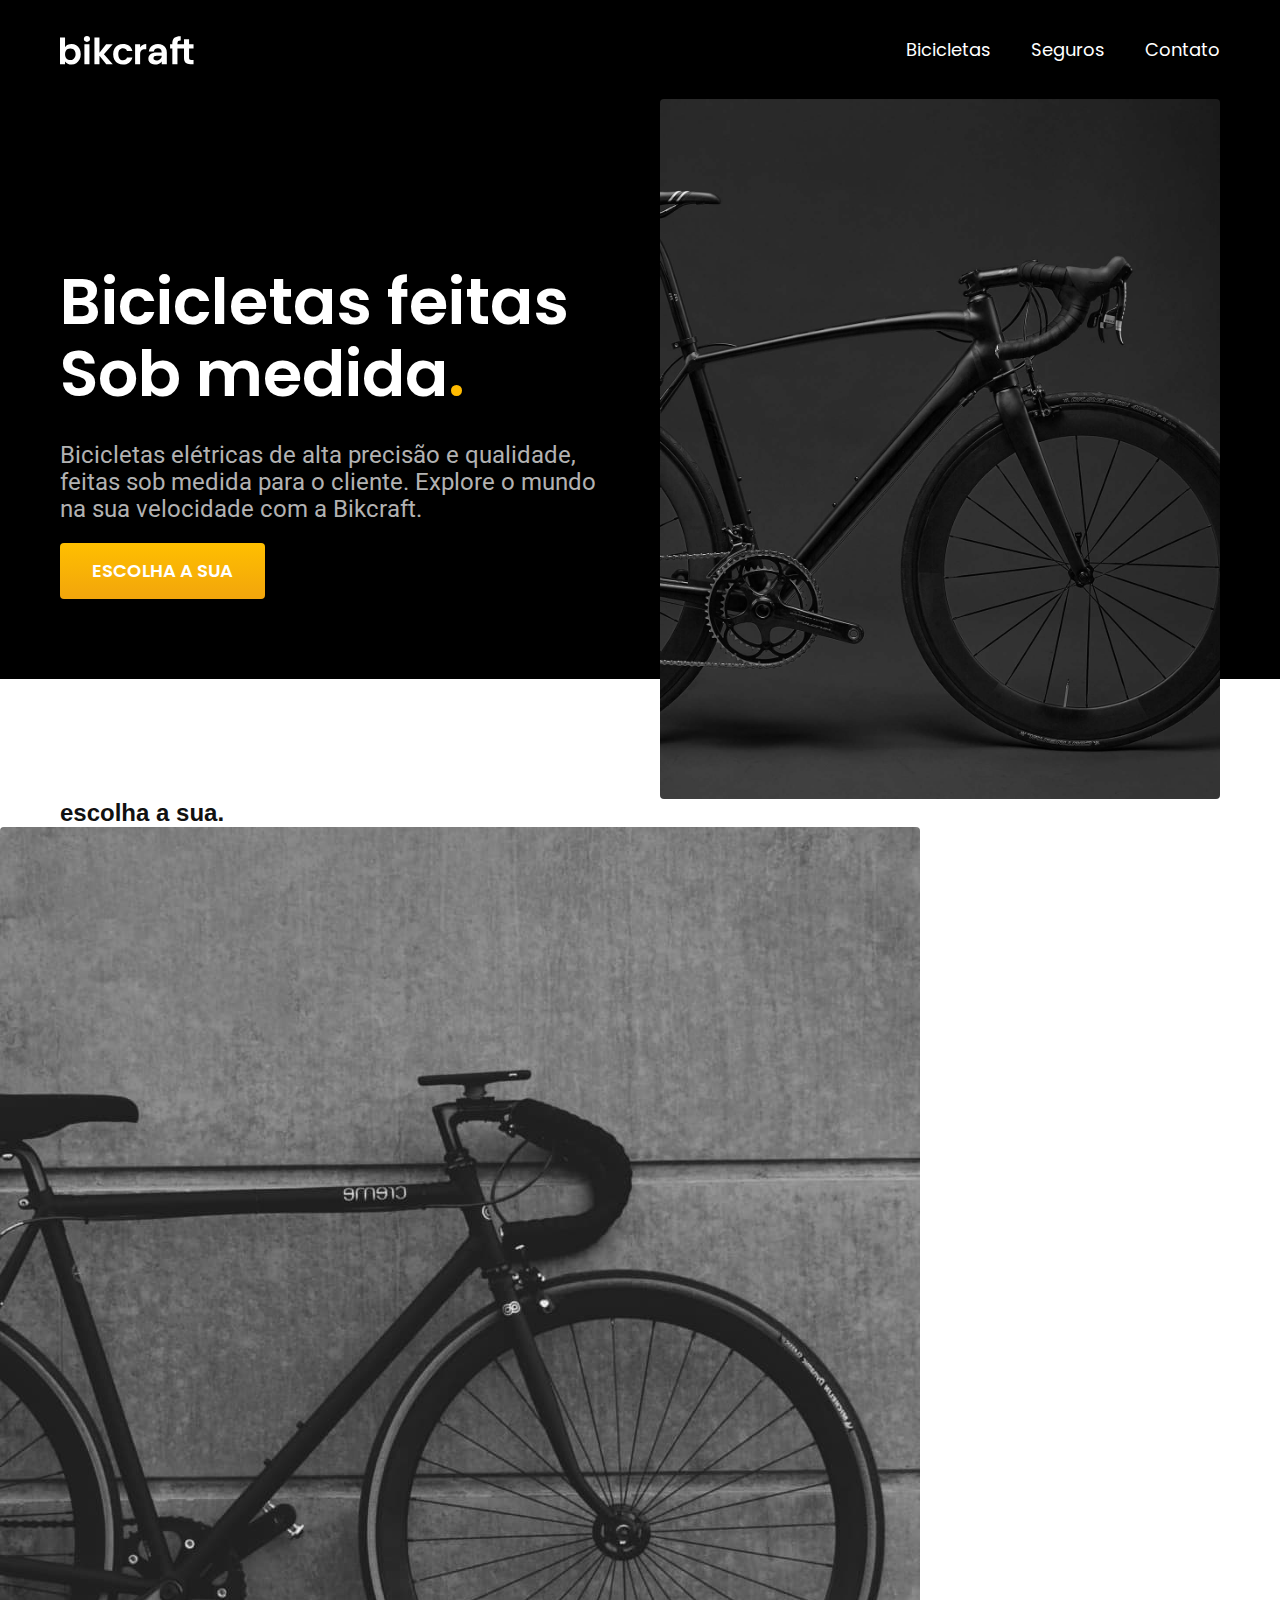
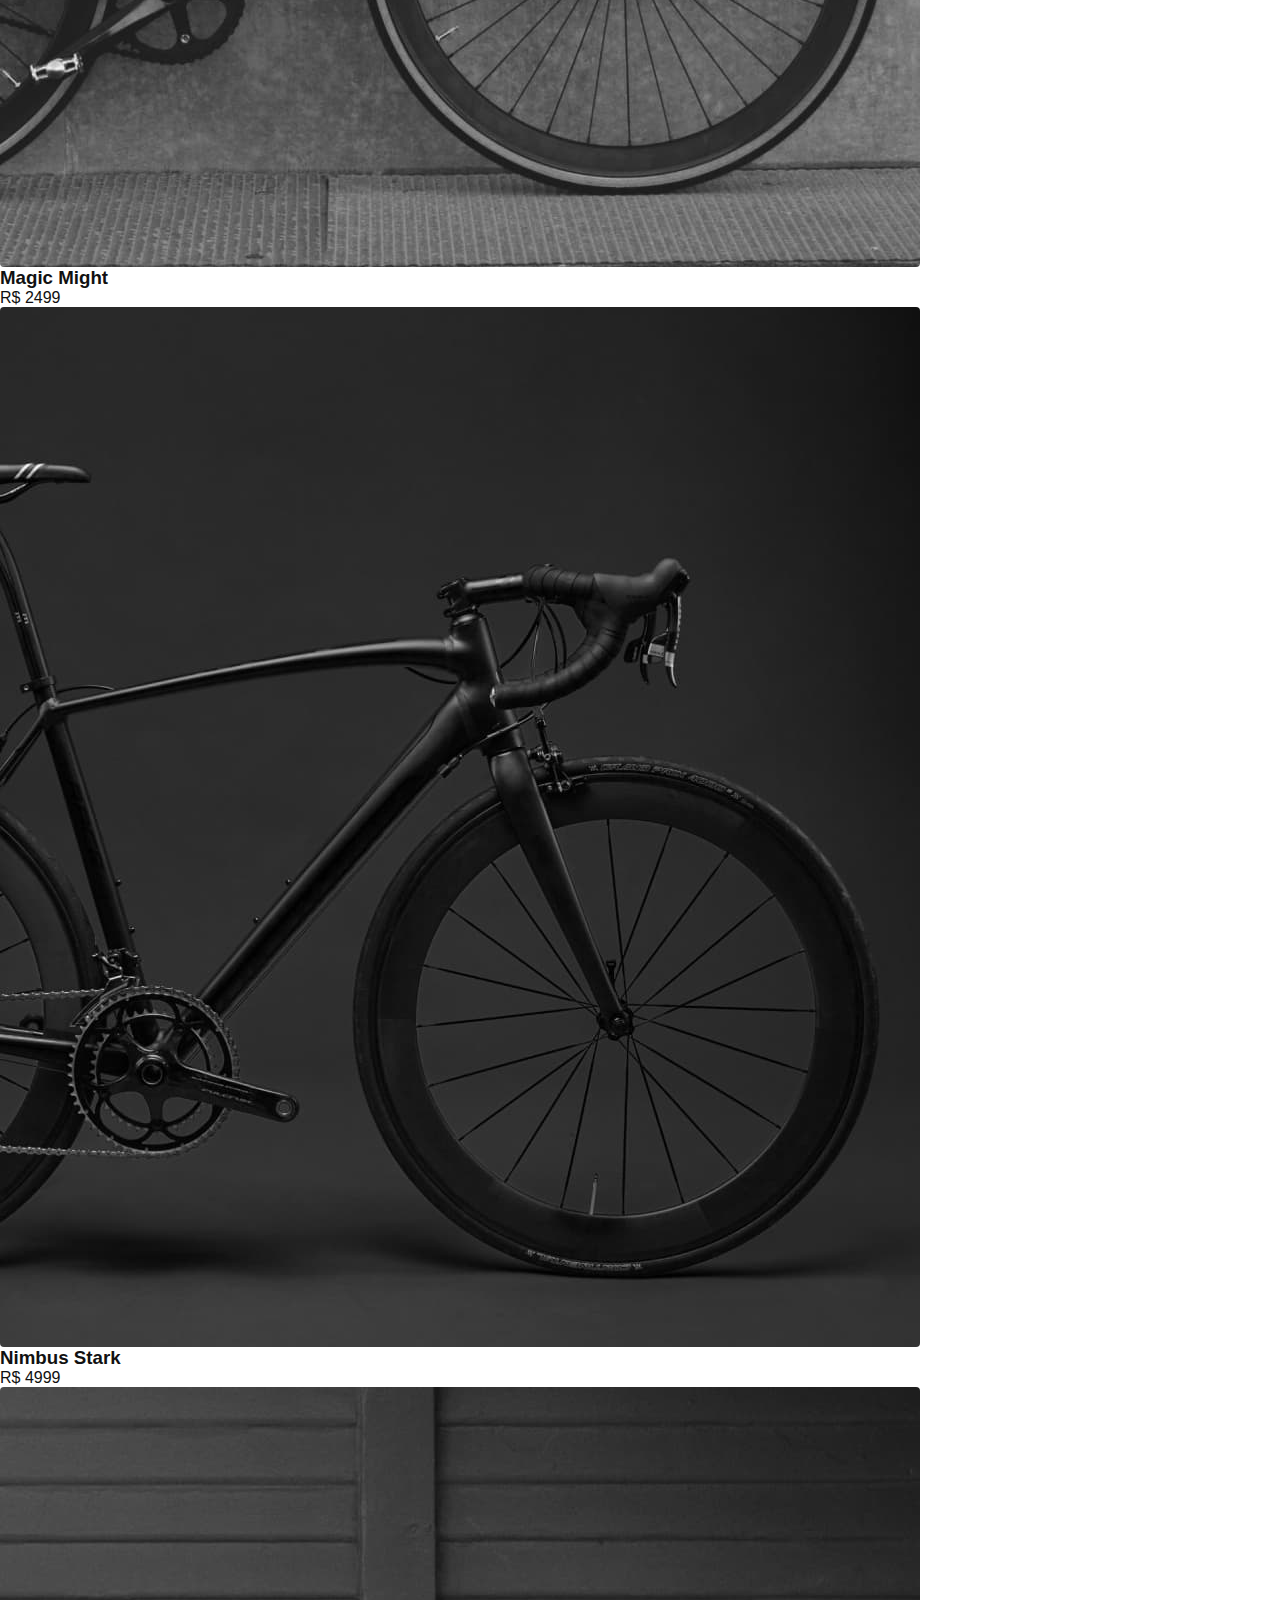
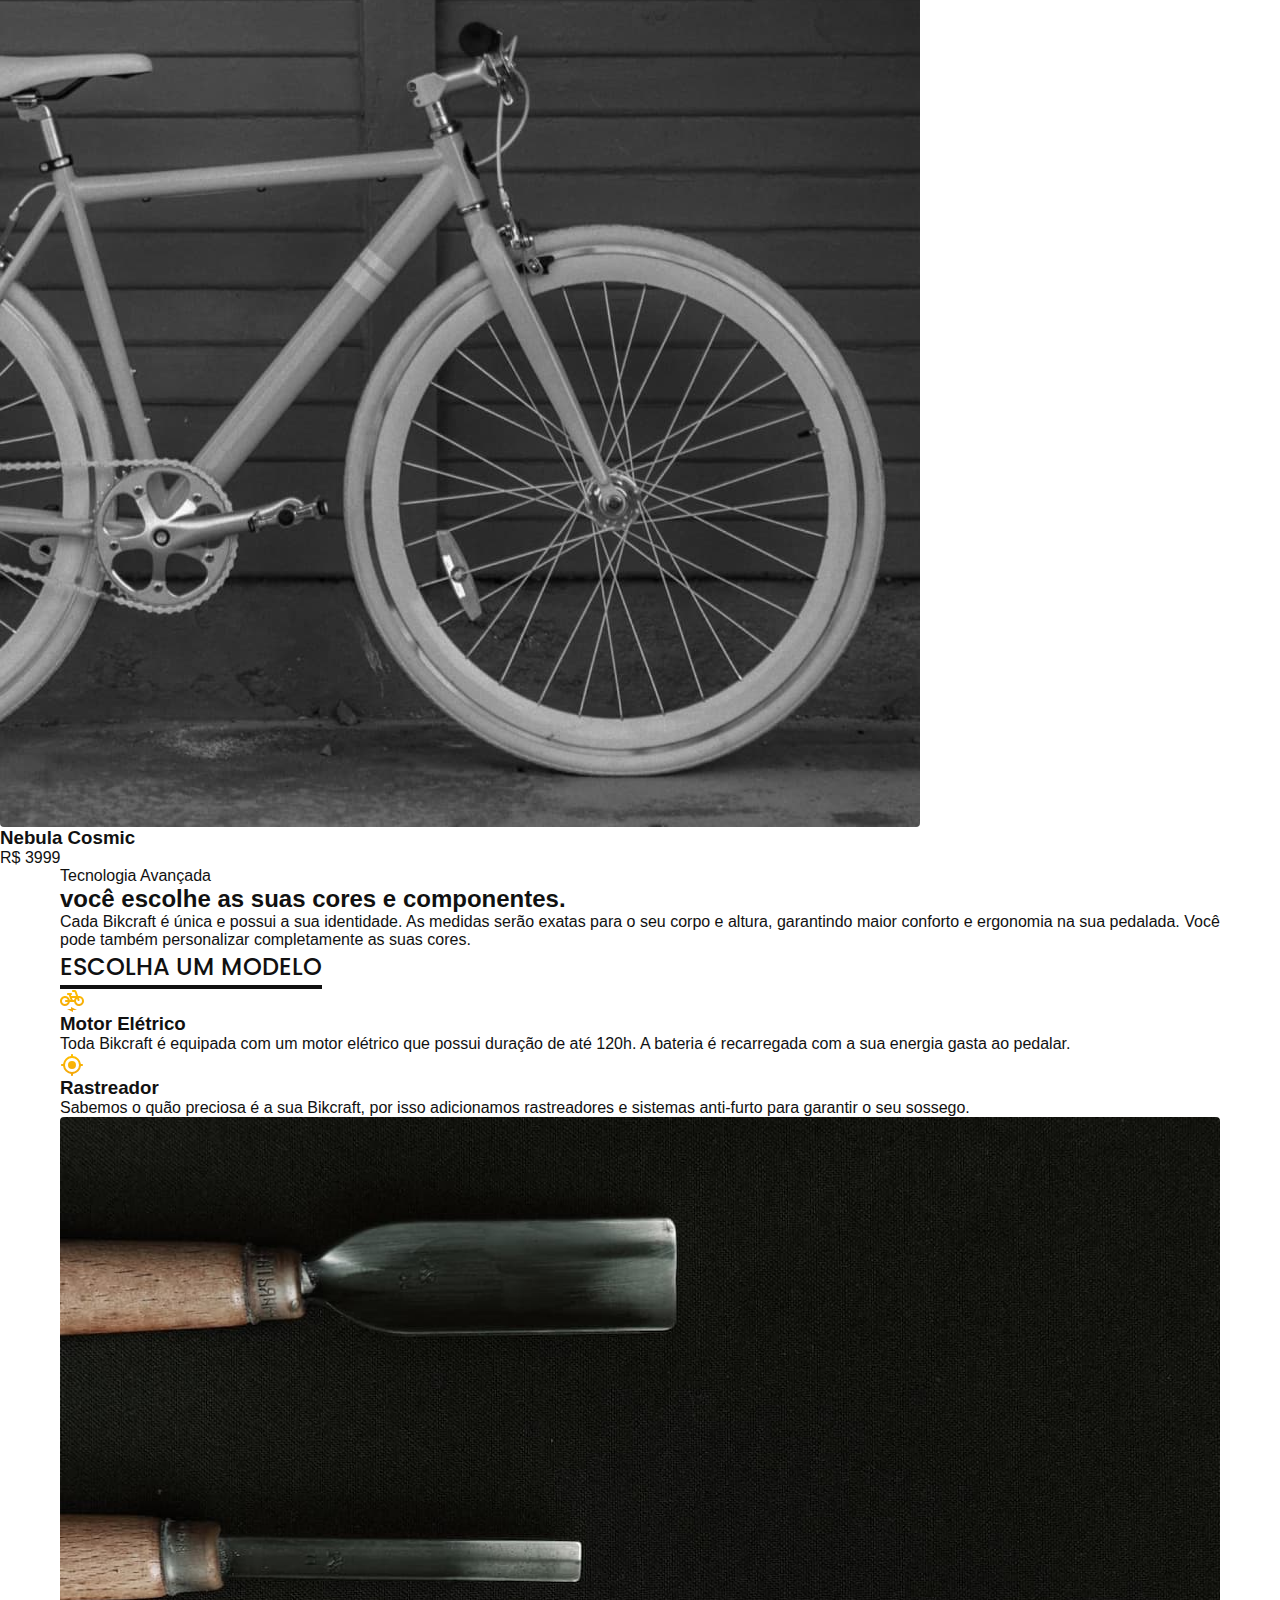
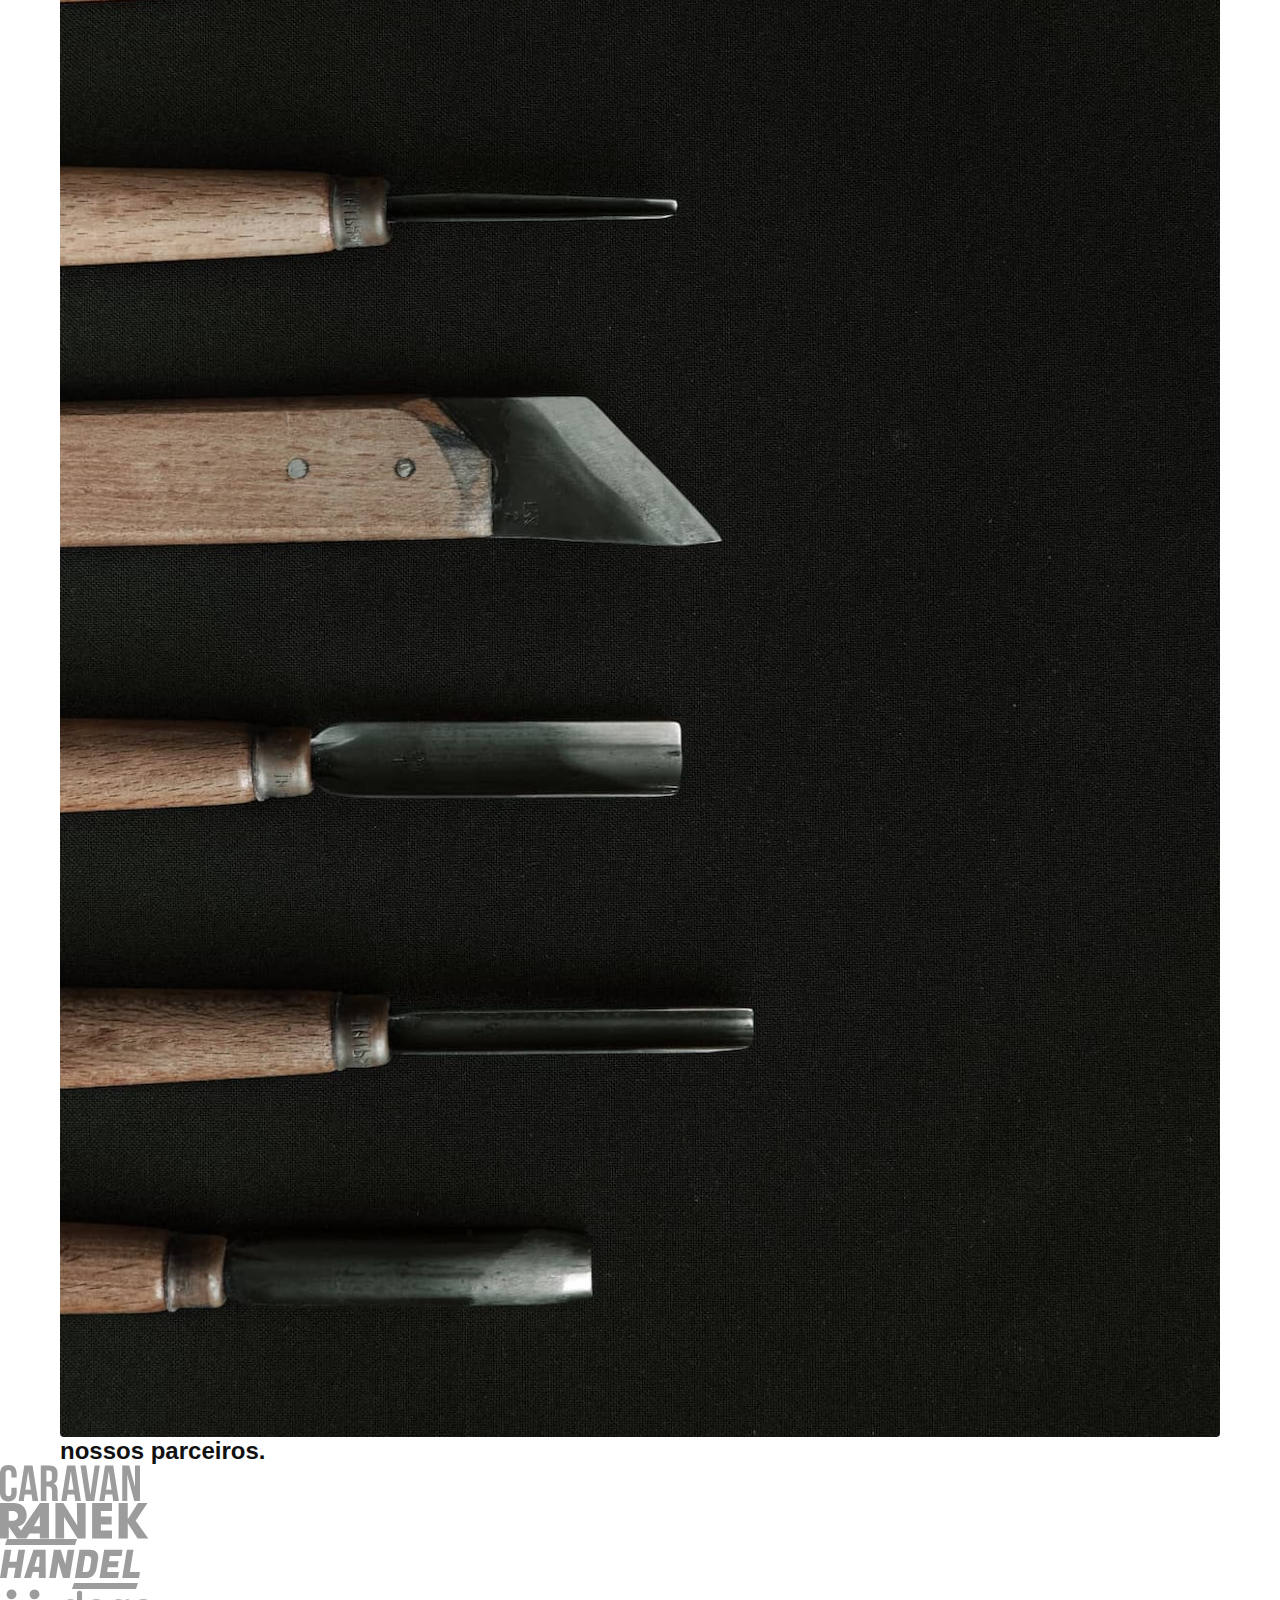
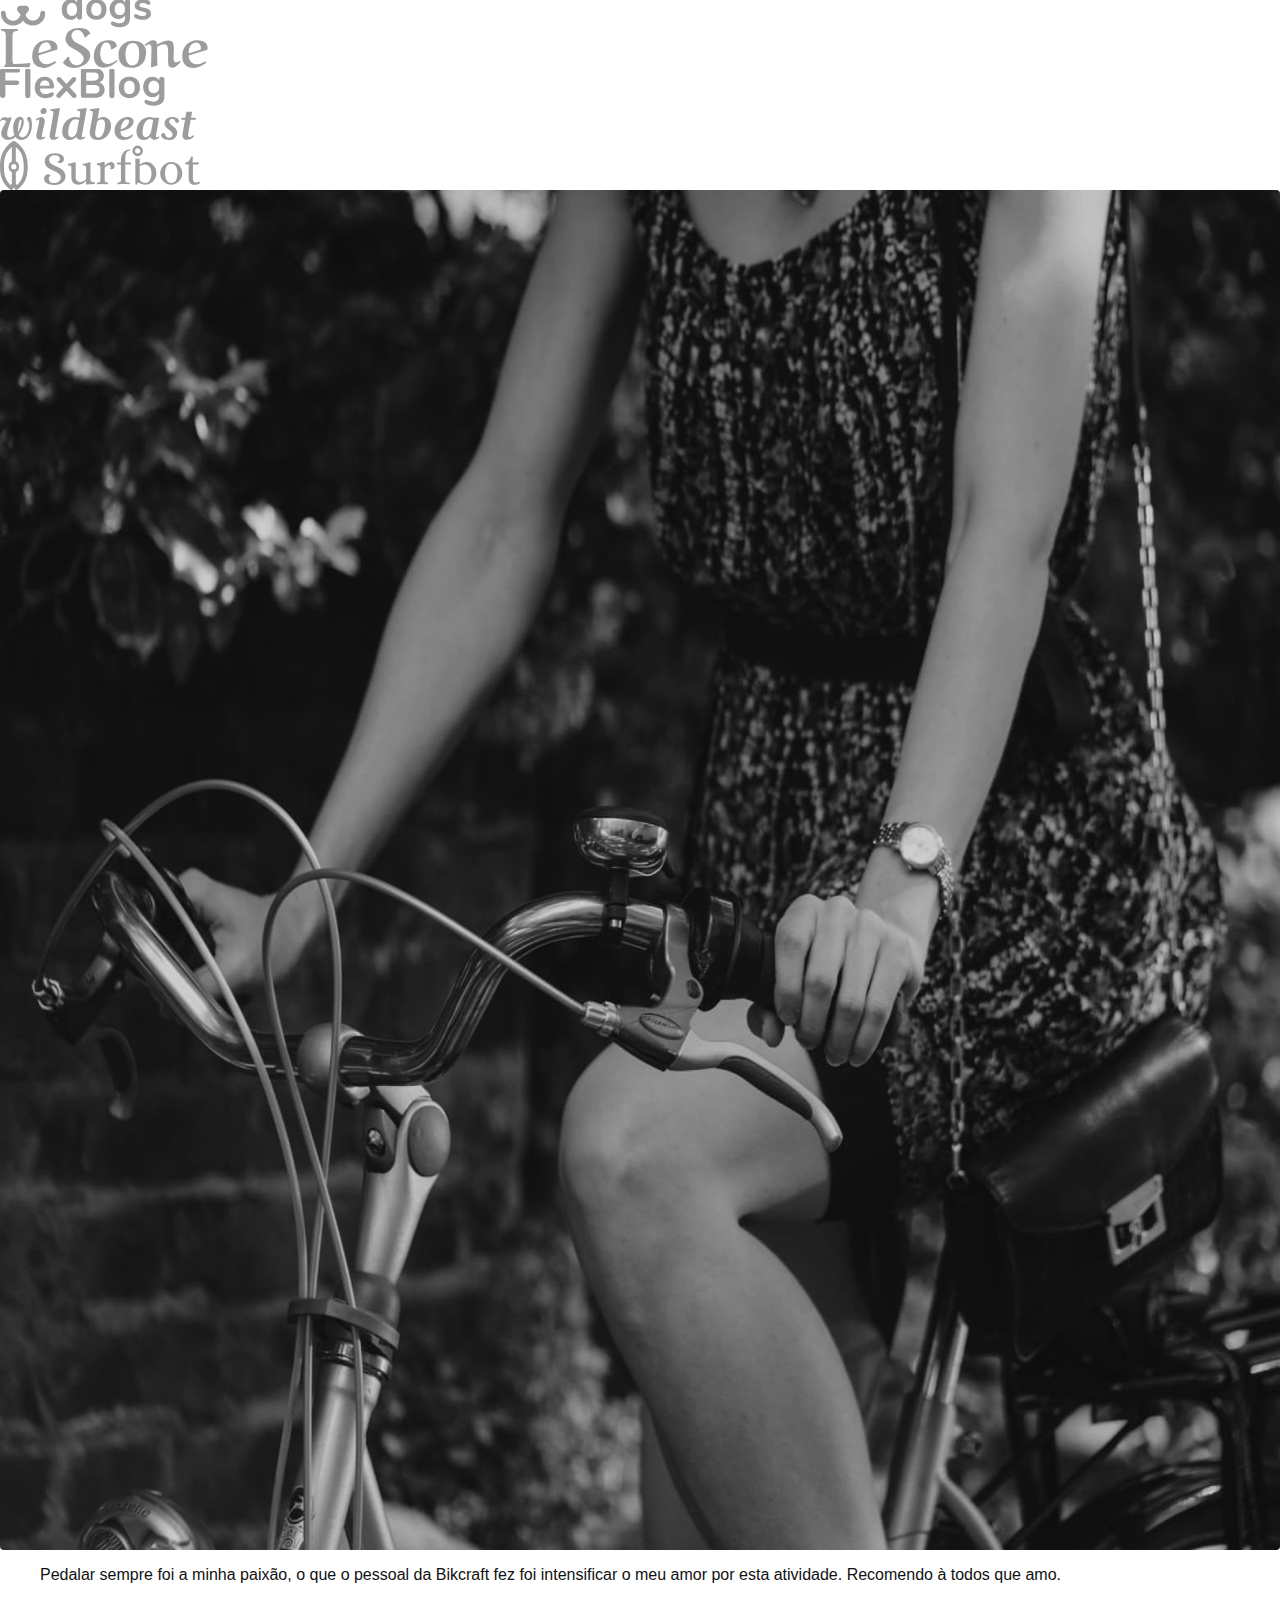
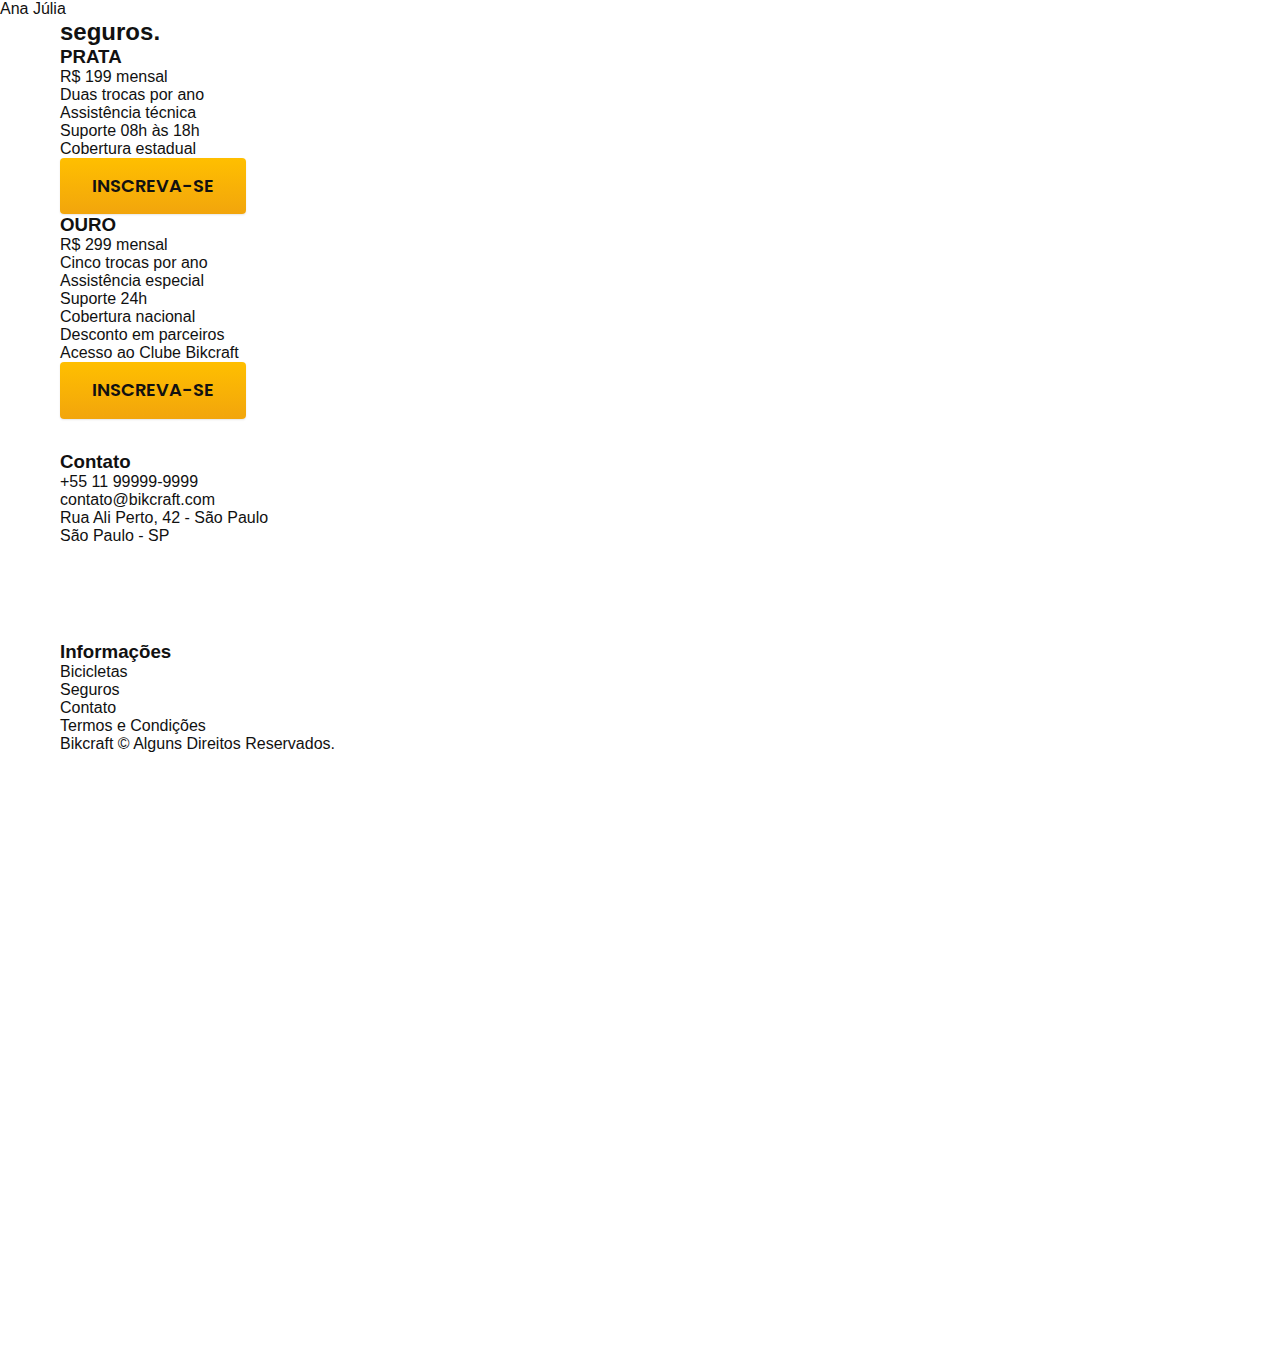
<file: index.html>
<!DOCTYPE html>
<html lang="pt-br">

<head>
  <meta charset="UTF-8">
  <meta name="viewport" content="width=device-width, initial-scale=1.0">
  <meta name="description" content="Bicicletas elétricas de alta precisão e qualidade,  feitas sob medida para o cliente. Explore o mundo na sua velocidade com a Bikcraft.">
  <title>Bikcraft - Bicicletas Elétricas</title>

  <link rel="preload" href="./CSS/style.css" as="style">
  <link rel="stylesheet" href="./CSS/style.css">

  <link rel="preconnect" href="https://fonts.googleapis.com">
  <link rel="preconnect" href="https://fonts.gstatic.com" crossorigin>
  <link href="https://fonts.googleapis.com/css2?family=Merriweather:ital,opsz,wght@1,18..144,900&family=Poppins:wght@400;500&family=Roboto:ital,wght@0,100..900;1,100..900&display=swap" rel="stylesheet">
</head>

<body>
  <header class="header-bg">
    <div class="header container">
      <a href="./">
        <img src="./img/bikcraft.svg" width="136" height="32" alt="Bikcraft">
      </a>

      <nav aria-label="primaria">
        <ul class="header-menu font-1-m cor-0">
          <li><a href="./bicicletas.html">Bicicletas</a></li>
          <li><a href="./seguros.html">Seguros</a></li>
          <li><a href="./contato.html">Contato</a></li>
        </ul>
      </nav>
    </div>
  </header>

  <main class="introducao-bg">
    <div class="introducao container">
      <div class="introducao-conteudo">
        <h1 class="font-1-xxl cor-0">
          Bicicletas feitas Sob medida<span class="cor-p1">.</span>
        </h1>
        <p class="font-2-l cor-5">Bicicletas elétricas de alta precisão e qualidade, feitas sob medida para o cliente. Explore o mundo na sua velocidade com a Bikcraft.</p>
        <a class="botao" href="./bicicletas.html">Escolha a sua</a>
      </div>
      <picture>
        <source media="(max-width: 800px)" srcset="./img/bicicletas/nimbus.jpg">
        <img src="./img/fotos/introducao.jpg" width="1280" height="1600" alt="Bicicleta elétrica preta">
      </picture>
    </div>
  </main>

  <article class="bicicletas-lista">
    <h2 class=" container font-1-xxl">escolha a sua<span class="cor-p1">.</span></h2>

    <ul>
      <li>
        <a href="./bicicletas/magic.html">
          <img src="./img/bicicletas/magic-home.jpg" width="920" height="1040" alt="Bicicleta preta">
          <h3 class="font-1-xl">Magic Might</h3>
          <span class="font-2-m cor-8">R$ 2499</span>
        </a>
      </li>

      <li>
        <a href="./bicicletas/nimbus.html">
          <img src="./img/bicicletas/nimbus-home.jpg" width="920" height="1040" alt="Bicicleta preta">
          <h3 class="font-1-xl">Nimbus Stark</h3>
          <span class="font-2-m cor-8">R$ 4999</span>
        </a>
      </li>

      <li>
        <a href="./bicicletas/nebula.html">
          <img src="./img/bicicletas/nebula-home.jpg" width="920" height="1040" alt="Bicicleta preta">
          <h3 class="font-1-xl">Nebula Cosmic</h3>
          <span class="font-2-m cor-8">R$ 3999</span>
        </a>
      </li>
    </ul>
  </article>

  <article class="tecnologia-bg">
    <div class="tecnologia container">
      <div class="tecnologia-conteudo">
        <span class="font-2-l-b cor-5">Tecnologia Avançada</span>
        <h2 class="font-1-xxl cor-0">você escolhe as suas cores e componentes<span class="cor-p1">.</span></h2>
        <p class="font-2-l cor-5">Cada Bikcraft é única e possui a sua identidade. As medidas serão exatas para o seu corpo e altura, garantindo maior conforto e ergonomia na sua pedalada. Você pode também personalizar completamente as suas cores.</p>
        <a class="link" href="./bicicletas.html">Escolha um modelo</a>
        <div class="tecnologia-vantagens">
          <div>
            <img src="./img/icones/eletrica.svg" width="24" height="24" alt="">
            <h3 class="font-1-m cor-0">Motor Elétrico</h3>
            <p class="font-2-s cor-5">Toda Bikcraft é equipada com um motor elétrico que possui duração de até 120h. A bateria é recarregada com a sua energia gasta ao pedalar.</p>
          </div>
          <div>
            <img src="./img/icones/rastreador.svg" width="24" height="24" alt="">
            <h3 class="font-1-m cor-0">Rastreador</h3>
            <p class="font-2-s cor-5">Sabemos o quão preciosa é a sua Bikcraft, por isso adicionamos rastreadores e sistemas anti-furto para garantir o seu sossego.</p>
          </div>
        </div>
      </div>
      <div class="tecnologia-imagem">
        <img src="./img/fotos/tecnologia.jpg" width="1200" height="1920" alt="">
      </div>
    </div>
  </article>

  <section class="parceiros" aria-label="Nossos Parceiros">
    <h2 class=" container font-1-xxl">nossos parceiros<span class="cor-p1">.</span></h2>

    <ul>
      <li><img src="./img/parceiros/caravan.svg" alt="Caravan" width="140" height="38"></li>
      <li><img src="./img/parceiros/ranek.svg" alt="Ranek" width="149" height="36"></li>
      <li><img src="./img/parceiros/handel.svg" alt="Handel" width="140" height="50"></li>
      <li><img src="./img/parceiros/dogs.svg" alt="Dogs" width="152" height="39"></li>
      <li><img src="./img/parceiros/lescone.svg" alt="LeScone" width="208" height="41"></li>
      <li><img src="./img/parceiros/flexblog.svg" alt="FlexBlog" width="165" height="38"></li>
      <li><img src="./img/parceiros/wildbeast.svg" alt="Wildbeast" width="196" height="34"></li>
      <li><img src="./img/parceiros/surfbot.svg" alt="Surfbot" width="200" height="49"></li>
    </ul>
  </section>

  <section class="depoimento" aria-label="Depoimento">
    <div>
      <img src="./img/fotos/depoimento.jpg" width="1560" height="1360" alt="Pessoa pedalando uma bicicleta Bikcraft">
    </div>
    <div class="depoimento-conteudo">
      <blockquote class="font-1-xl cor-p5">
        <p>Pedalar sempre foi a minha paixão, o que o pessoal da Bikcraft fez foi intensificar o meu amor por esta atividade. Recomendo à todos que amo.</p>
      </blockquote>
      <span class="font-1-m-b cor-p4">Ana Júlia</span>
    </div>
  </section>

  <article class="seguros-bg">
    <div class="seguros container">
      <h2 class="font-1-xxl cor-0">seguros<span class="cor-p1">.</span></h2>
      <div class="seguros-item">
        <h3 class="font-1-xl cor-6">PRATA</h3>
        <span class="font-1-xl cor-0">R$ 199 <span class="font-1-xs cor-6">mensal</span></span>
        <ul class="font-2-m cor-0">
          <li>Duas trocas por ano</li>
          <li>Assistência técnica</li>
          <li>Suporte 08h às 18h</li>
          <li>Cobertura estadual</li>
        </ul>
        <a class="botao secundario" href="./orcamento.html">Inscreva-se</a>
      </div>

      <div class="seguros-item">
        <h3 class="font-1-xl cor-p1">OURO</h3>
        <span class="font-1-xl cor-0">R$ 299 <span class="font-1-xs cor-6">mensal</span></span>
        <ul class="font-2-m cor-0">
          <li>Cinco trocas por ano</li>
          <li>Assistência especial</li>
          <li>Suporte 24h</li>
          <li>Cobertura nacional</li>
          <li>Desconto em parceiros</li>
          <li>Acesso ao Clube Bikcraft</li>
        </ul>
        <a class="botao" href="./orcamento.html">Inscreva-se</a>
      </div>
    </div>
  </article>

  <footer class="footer-bg">
    <div class="footer container">
      <div>
        <img src="./img/bikcraft.svg" width="136" height="32" alt="Bikcraft">
      </div>
      <div class="footer-contato">
        <h3 class="font-2-l-b cor-0">Contato</h3>
        <ul class="font-2-m cor-5">
          <li><a href="tel:+5511999999999">+55 11 99999-9999</a></li>
          <li><a href="mailto:contato@bikcraft.com">contato@bikcraft.com</a></li>
          <li>Rua Ali Perto, 42 - São Paulo</li>
          <li>São Paulo - SP</li>
        </ul>
        <div class="footer-redes">
          <a href="./">
            <img src="./img/redes/instagram.svg" width="32" height="32" alt="Instagram">
          </a>
          <a href="./">
            <img src="./img/redes/facebook.svg" width="32" height="32" alt="Facebook">
          </a>
          <a href="./">
            <img src="./img/redes/youtube.svg" width="32" height="32" alt="Youtube">
          </a>
        </div>
      </div>
      <div class="footer-informacoes">
        <h3 class="font-2-l-b cor-0">Informações</h3>
        <nav>
          <ul class="font-1-m cor-5">
            <li><a href="./bicicletas.html">Bicicletas</a></li>
            <li><a href="./seguros.html">Seguros</a></li>
            <li><a href="./contato.html">Contato</a></li>
            <li><a href="./termos.html">Termos e Condições</a></li>
          </ul>
        </nav>
      </div>
      <p class="footer-copy font-2-m cor-6">Bikcraft © Alguns Direitos Reservados.</p>
    </div>
  </footer>
</body>

</html>
</file>
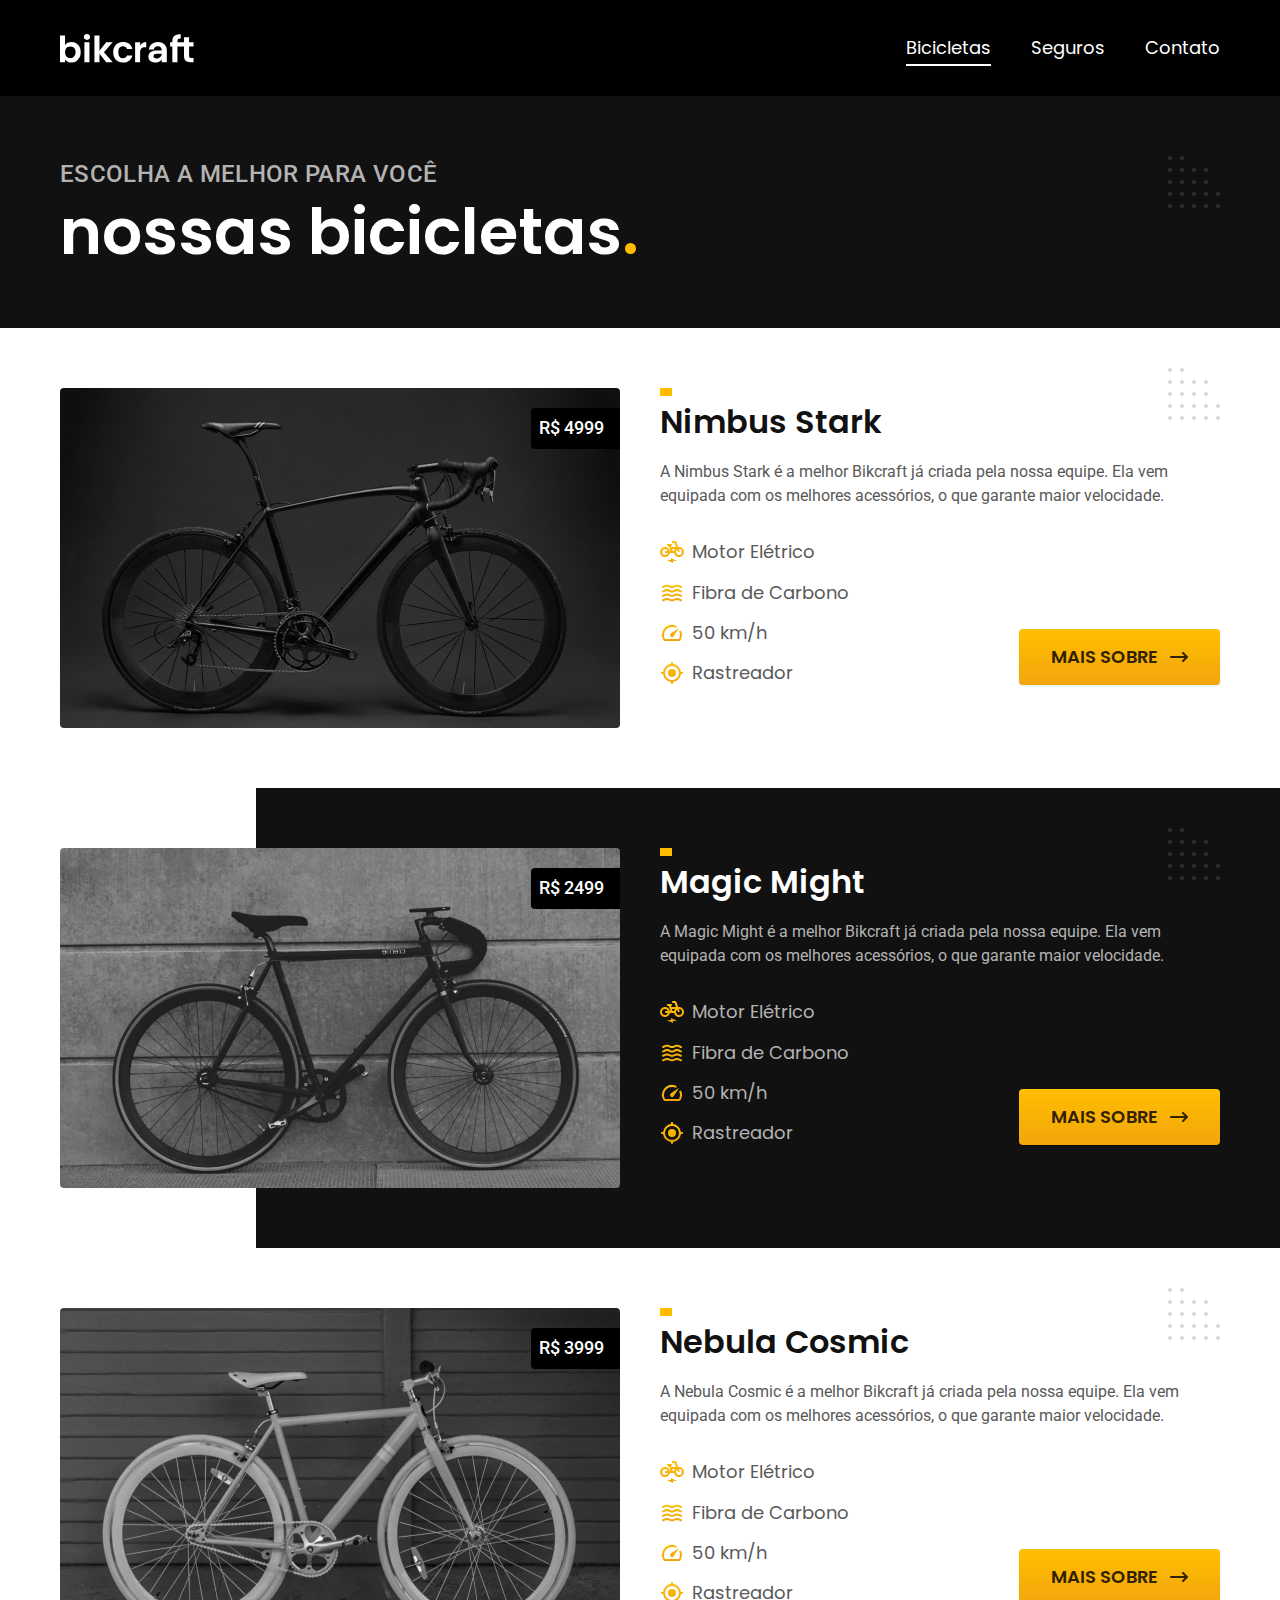
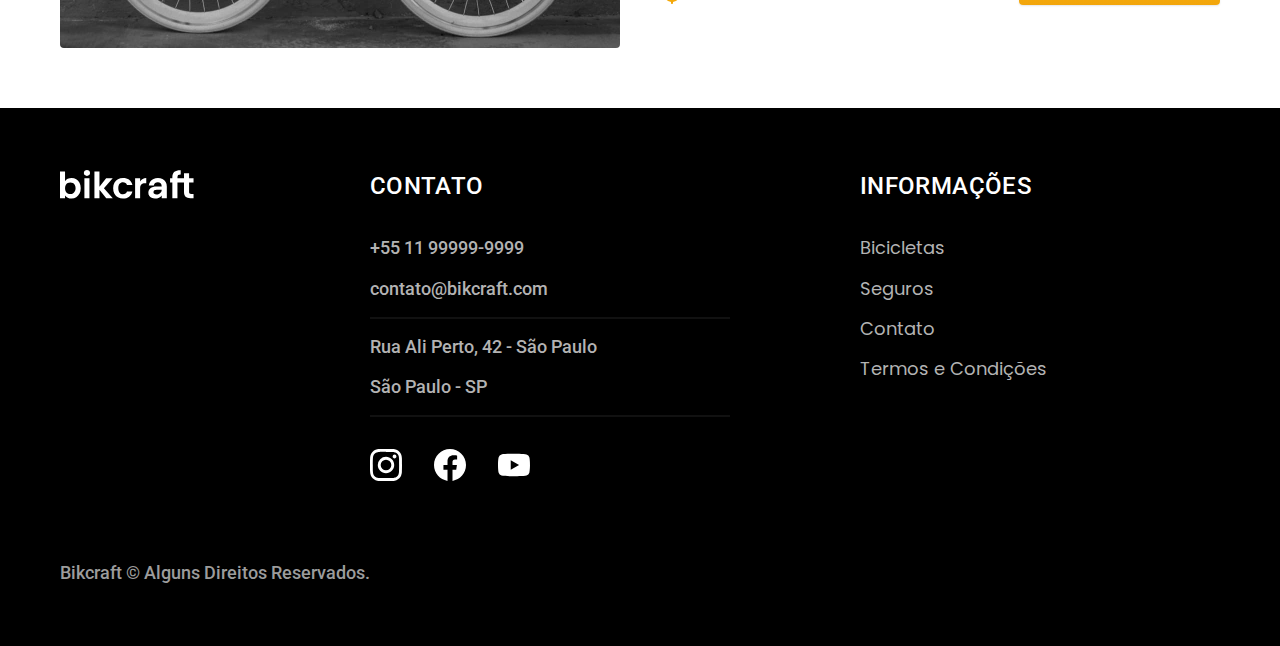
<file: bicicletas.html>
<!DOCTYPE html>
<html lang="pt-br">

<head>
  <meta charset="UTF-8">
  <meta name="viewport" content="width=device-width, initial-scale=1.0">
  <meta name="description" content="Bicicletas.">
  <title> Bicicletas | Bikcraft</title>

  <link rel="icon" href="./favicon.svg" type="image/svg+xml">
  <link rel="preload" href="./CSS/style.min.css" as="style">
  <link rel="stylesheet" href="./CSS/style.min.css">

  <link rel="preconnect" href="https://fonts.googleapis.com">
  <link rel="preconnect" href="https://fonts.gstatic.com" crossorigin>
  <link href="https://fonts.googleapis.com/css2?family=Merriweather:ital,opsz,wght@1,18..144,900&family=Poppins:wght@400;500&family=Roboto:ital,wght@0,100..900;1,100..900&display=swap" rel="stylesheet">
  <script>document.documentElement.classList.add('js')</script>
</head>

<body id="bicicletas">
  <header class="header-bg">
    <div class="header container">
      <a href="./">
        <img src="./img/bikcraft.svg" alt="Bikcraft">
      </a>

      <nav aria-label="primaria">
        <ul class="header-menu font-1-m cor-0">
          <li><a href="./bicicletas.html">Bicicletas</a></li>
          <li><a href="./seguros.html">Seguros</a></li>
          <li><a href="./contato.html">Contato</a></li>
        </ul>
      </nav>
    </div>
  </header>

  <main>
    <div class="titulo-bg">
      <div class="titulo container">
        <p class="font-2-l-b cor-5">Escolha a melhor para você</p>
        <h1 class="font-1-xxl cor-0">nossas bicicletas<span class="cor-p1">.</span></h1>
      </div>
    </div>

    <div class="bicicletas container">
      <div class="bicicletas-imagem">
        <img src="./img/bicicletas/nimbus.jpg" alt="Bicicleta preta">
        <span class="font-2-m cor-0">R$ 4999</span>
      </div>
      <div class="bicicletas-conteudo">
        <h2 class="font-1-xl">Nimbus Stark </h2>
        <p class="font-2-s cor-8">A Nimbus Stark é a melhor Bikcraft já criada pela nossa equipe. Ela vem equipada com os melhores acessórios, o que garante maior velocidade.</p>
        <ul class="font-1-m cor-8">
          <li><img src="./img/icones/eletrica.svg" alt="">Motor Elétrico</li>
          <li><img src="./img/icones/carbono.svg" alt="">Fibra de Carbono</li>
          <li><img src="./img/icones/velocidade.svg" alt="">50 km/h</li>
          <li><img src="./img/icones/rastreador.svg" alt="">Rastreador</li>
        </ul>
        <a class="botao seta" href="./bicicletas/nimbus.html">Mais Sobre</a>
      </div>
    </div>

    <div class="bicicletas-bg">
      <div class="bicicletas container">
        <div class="bicicletas-imagem">
          <img src="./img/bicicletas/magic.jpg" alt="Bicicleta preta">
          <span class="font-2-m cor-0">R$ 2499</span>
        </div>
        <div class="bicicletas-conteudo">
          <h2 class="font-1-xl cor-0">Magic Might </h2>
          <p class="font-2-s cor-5">A Magic Might é a melhor Bikcraft já criada pela nossa equipe. Ela vem equipada com os melhores acessórios, o que garante maior velocidade.</p>
          <ul class="font-1-m cor-5">
            <li><img src="./img/icones/eletrica.svg" alt="">Motor Elétrico</li>
            <li><img src="./img/icones/carbono.svg" alt="">Fibra de Carbono</li>
            <li><img src="./img/icones/velocidade.svg" alt="">50 km/h</li>
            <li><img src="./img/icones/rastreador.svg" alt="">Rastreador</li>
          </ul>
          <a class="botao seta" href="./bicicletas/magic.html">Mais Sobre</a>
        </div>
      </div>
    </div>

    <div class="bicicletas container">
      <div class="bicicletas-imagem">
        <img src="./img/bicicletas/nebula.jpg" alt="Bicicleta preta">
        <span class="font-2-m cor-0">R$ 3999</span>
      </div>
      <div class="bicicletas-conteudo">
        <h2 class="font-1-xl">Nebula Cosmic </h2>
        <p class="font-2-s cor-8">A Nebula Cosmic é a melhor Bikcraft já criada pela nossa equipe. Ela vem equipada com os melhores acessórios, o que garante maior velocidade.</p>
        <ul class="font-1-m cor-8">
          <li><img src="./img/icones/eletrica.svg" alt="">Motor Elétrico</li>
          <li><img src="./img/icones/carbono.svg" alt="">Fibra de Carbono</li>
          <li><img src="./img/icones/velocidade.svg" alt="">50 km/h</li>
          <li><img src="./img/icones/rastreador.svg" alt="">Rastreador</li>
        </ul>
        <a class="botao seta" href="./bicicletas/nebula.html">Mais Sobre</a>
      </div>
    </div>

  </main>

  <footer class="footer-bg">
    <div class="footer container">
      <div>
        <img src="./img/bikcraft.svg" alt="Bikcraft">
      </div>
      <div class="footer-contato">
        <h3 class="font-2-l-b cor-0">Contato</h3>
        <ul class="font-2-m cor-5">
          <li><a href="tel:+5511999999999">+55 11 99999-9999</a></li>
          <li><a href="mailto:contato@bikcraft.com">contato@bikcraft.com</a></li>
          <li>Rua Ali Perto, 42 - São Paulo</li>
          <li>São Paulo - SP</li>
        </ul>
        <div class="footer-redes">
          <a href="./">
            <img src="./img/redes/instagram.svg" alt="Instagram">
          </a>
          <a href="./">
            <img src="./img/redes/facebook.svg" alt="Facebook">
          </a>
          <a href="./">
            <img src="./img/redes/youtube.svg" alt="Youtube">
          </a>
        </div>
      </div>
      <div class="footer-informacoes">
        <h3 class="font-2-l-b cor-0">Informações</h3>
        <nav>
          <ul class="font-1-m cor-5">
            <li><a href="./bicicletas.html">Bicicletas</a></li>
            <li><a href="./seguros.html">Seguros</a></li>
            <li><a href="./contato.html">Contato</a></li>
            <li><a href="./termos.html">Termos e Condições</a></li>
          </ul>
        </nav>
      </div>
      <p class="footer-copy font-2-m cor-6">Bikcraft © Alguns Direitos Reservados.</p>
    </div>
  </footer>
  <script src="./js/script.js"></script>
</body>

</html>
</file>
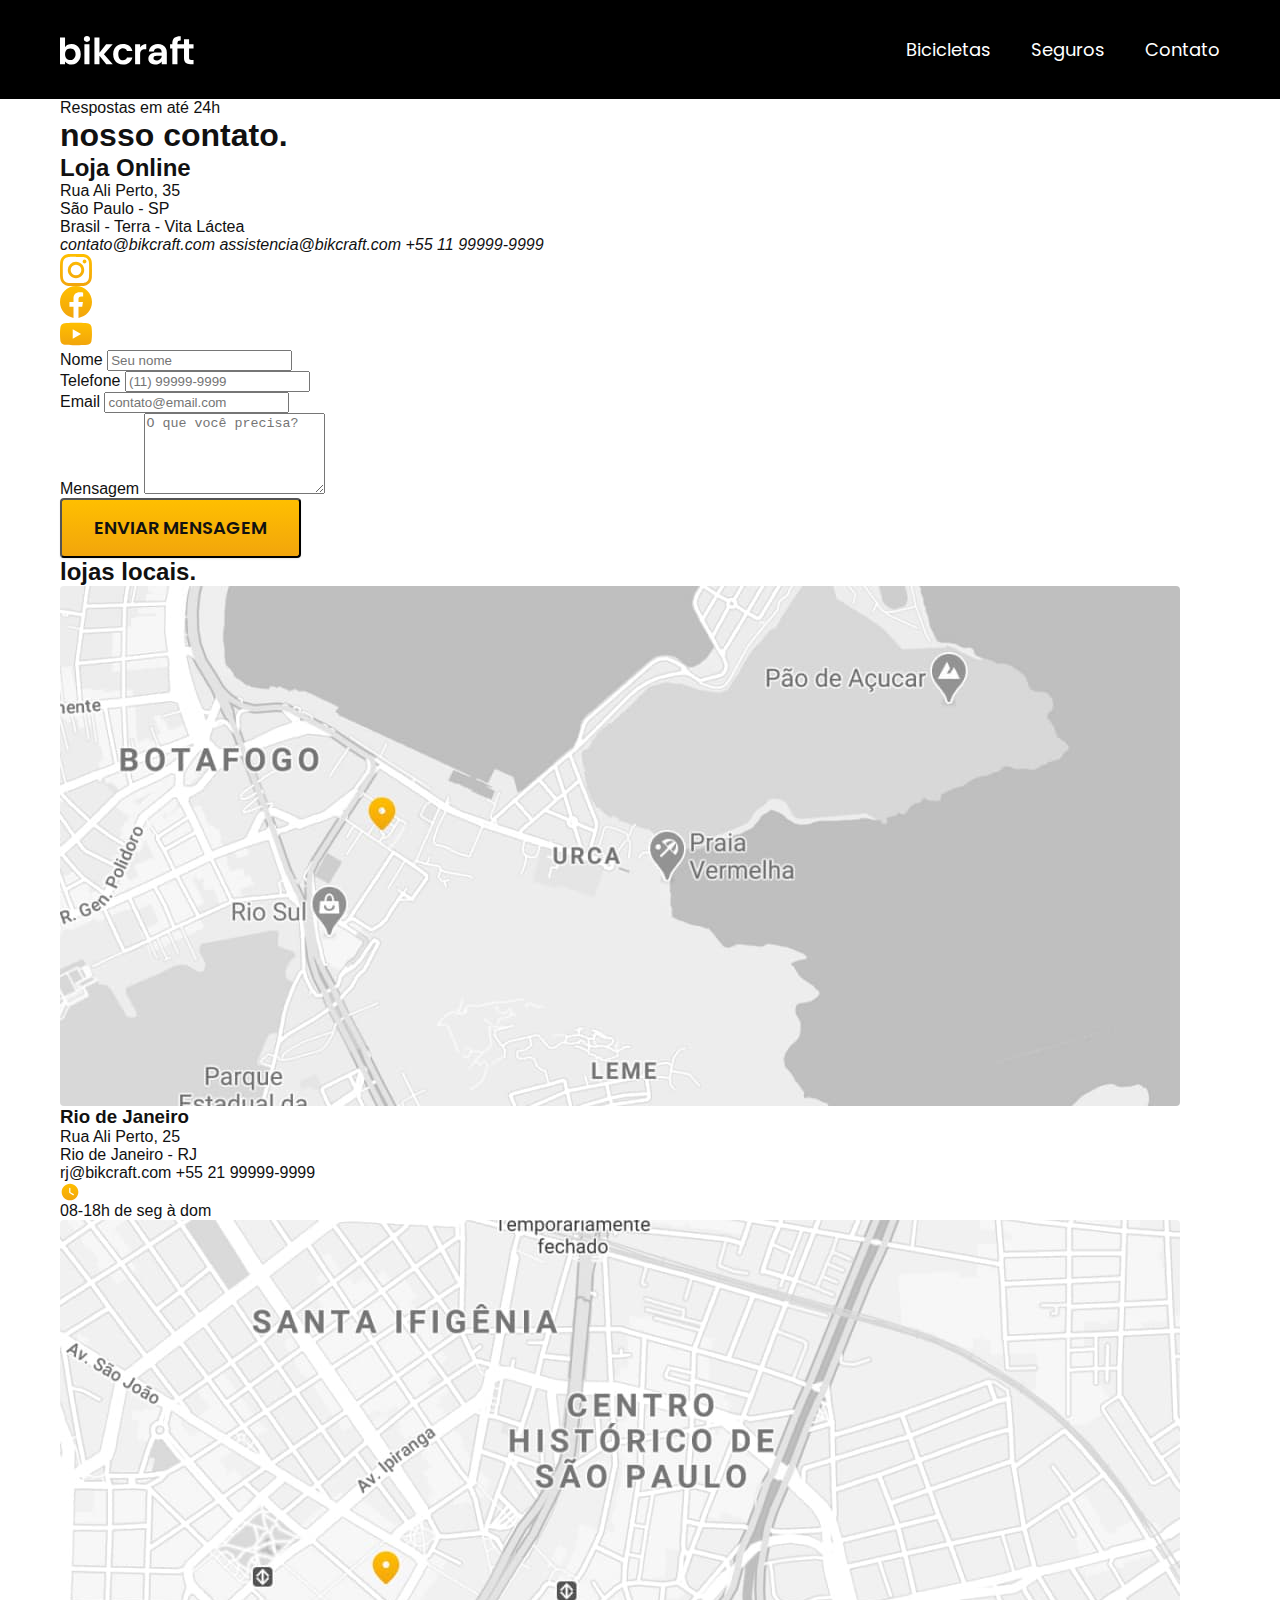
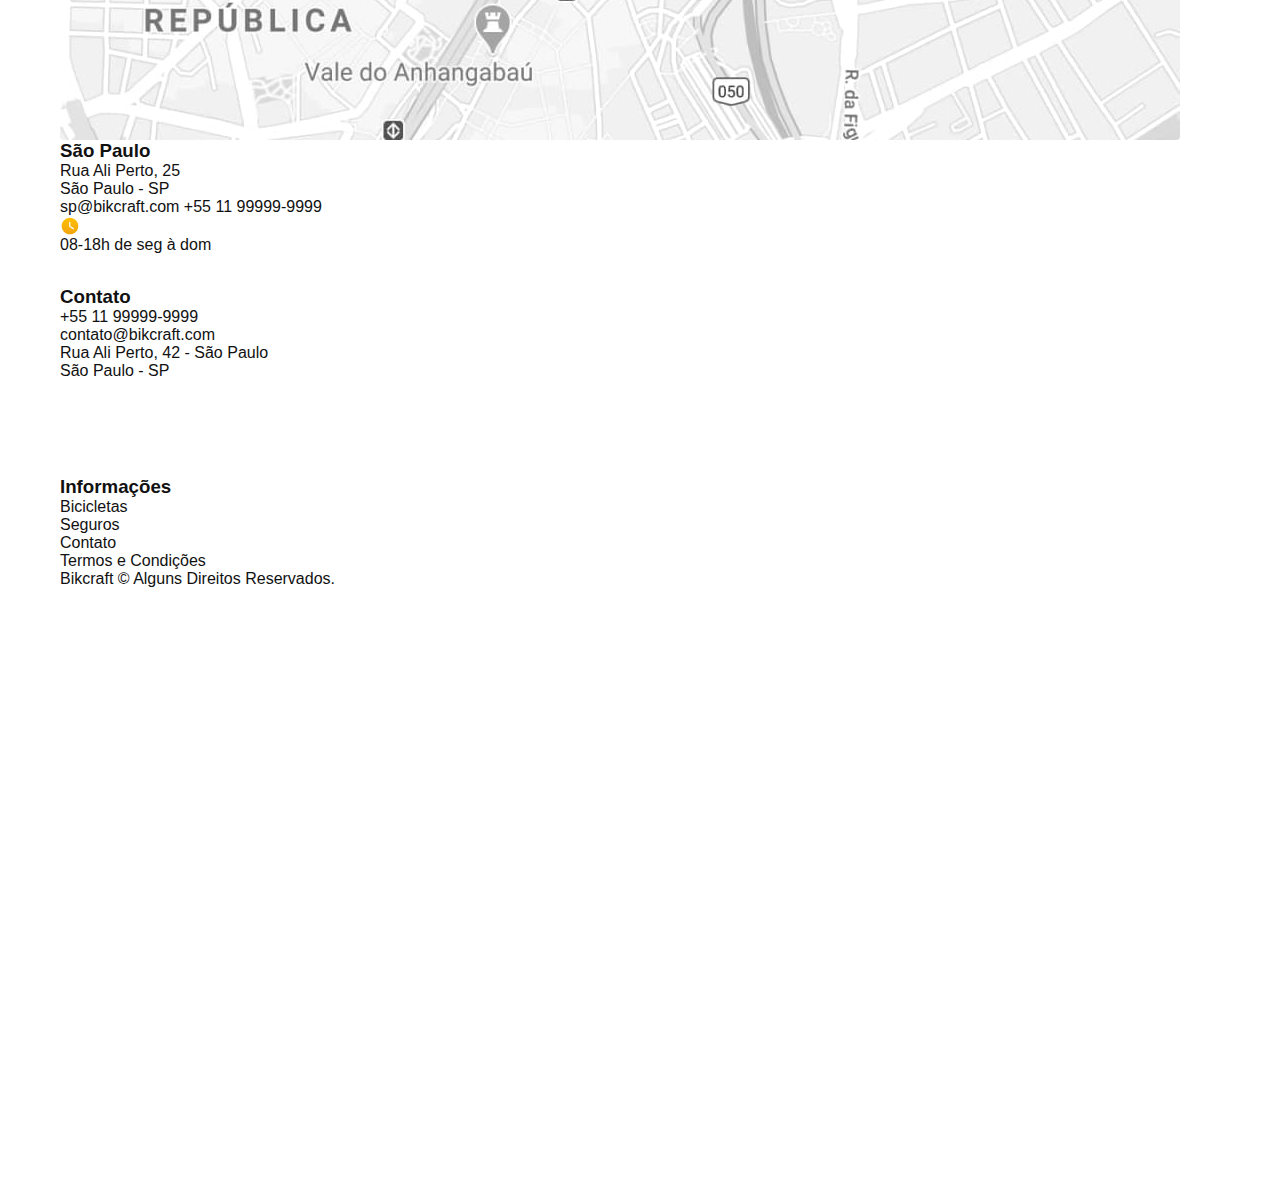
<file: contato.html>
<!DOCTYPE html>
<html lang="pt-br">

<head>
  <meta charset="UTF-8">
  <meta name="viewport" content="width=device-width, initial-scale=1.0">
  <meta name="description" content="Contato.">
  <title> Contato | Bikcraft</title>

  <link rel="preload" href="./CSS/style.css" as="style">
  <link rel="stylesheet" href="./CSS/style.css">

  <link rel="preconnect" href="https://fonts.googleapis.com">
  <link rel="preconnect" href="https://fonts.gstatic.com" crossorigin>
  <link href="https://fonts.googleapis.com/css2?family=Merriweather:ital,opsz,wght@1,18..144,900&family=Poppins:wght@400;500&family=Roboto:ital,wght@0,100..900;1,100..900&display=swap" rel="stylesheet">
</head>

<body id="contato">
  <header class="header-bg">
    <div class="header container">
      <a href="./">
        <img src="./img/bikcraft.svg" alt="Bikcraft">
      </a>

      <nav aria-label="primaria">
        <ul class="header-menu font-1-m cor-0">
          <li><a href="./bicicletas.html">Bicicletas</a></li>
          <li><a href="./seguros.html">Seguros</a></li>
          <li><a href="./contato.html">Contato</a></li>
        </ul>
      </nav>
    </div>
  </header>

  <main>
    <div class="titulo-bg">
      <div class="titulo container">
        <p class="font-2-l-b cor-5">Respostas em até 24h</p>
        <h1 class="font-1-xxl cor-0">nosso contato<span class="cor-p1">.</span></h1>
      </div>
    </div>

    <div class="contato container">
      <section class="contato-dados" aria-label="Endereço">
        <h2 class="font-1-m cor-0">Loja Online</h2>
        <div class="contato-endereco font-2-s cor-4">
          <p>Rua Ali Perto, 35</p>
          <p>São Paulo - SP</p>
          <p>Brasil - Terra - Vita Láctea</p>
        </div>
        <address class="contato-meios font-2-s cor-4">
          <a href="mailto:contato@bikcraft.com">contato@bikcraft.com</a>
          <a href="mailto:assistencia@bikcraft.com">assistencia@bikcraft.com</a>
          <a href="tel:+551199999999">+55 11 99999-9999</a>
        </address>
        <div class="contato-redes">
          <a href="./">
            <img src="./img/redes/instagram-p.svg" alt="Instagram">
          </a>
          <a href="./">
            <img src="./img/redes/facebook-p.svg" alt="Facebook">
          </a>
          <a href="./">
            <img src="./img/redes/youtube-p.svg" alt="Youtube">
          </a>
        </div>
      </section>
      <section class="contato-formulario" aria-label="Formulário">
        <form class="form" action="./contato.html">
          <div>
            <label for="nome">Nome</label>
            <input type="text" id="nome" name="nome" placeholder="Seu nome">
          </div>
          <div>
            <label for="telefone">Telefone</label>
            <input type="text" id="telefone" name="telefone" placeholder="(11) 99999-9999">
          </div>
          <div class="col-2">
            <label for="email">Email</label>
            <input type="email" id="email" name="email" placeholder="contato@email.com">
          </div>
          <div class="col-2">
            <label for="mensagem">Mensagem</label>
            <textarea rows="5" id="mensagem" name="mensagem" placeholder="O que você precisa?"></textarea>
          </div>
          <button class="botao col-2">Enviar Mensagem</button>
        </form>
      </section>
    </div>
  </main>

  <article class="lojas container">
    <h2 class="font-1-xxl">lojas locais<span class="cor-p1">.</span></h2>
    <div class="lojas-item">
      <img src="./img/lojas/rj.jpg" alt="mapa marcando o endereço em Rua Ali Perto, 25 - Rio de Janeiro - RJ">
      <div class="lojas-conteudo">
        <h3 class="font-1-xl">Rio de Janeiro</h3>
        <div class="lojas-dados font-2-s cor-8">
          <p>Rua Ali Perto, 25</p>
          <p>Rio de Janeiro - RJ</p>
        </div>
        <div class="lojas-dados font-2-s cor-8">
          <a href="mailto:rj@bikcraft.com">rj@bikcraft.com</a>
          <a href="tel:+5521999999999">+55 21 99999-9999</a>
        </div>
        <p class="lojas-tempo font-1-s"><img src="./img/icones/horario.svg" alt="">08-18h de seg à dom</p>
      </div>
    </div>

    <div class="lojas-item">
      <img src="./img/lojas/sp.jpg" alt="mapa marcando o endereço em Rua Ali Perto, 25 - São Paulo - SP">
      <div class="lojas-conteudo">
        <h3 class="font-1-xl">São Paulo</h3>
        <div class="lojas-dados font-2-s cor-8">
          <p>Rua Ali Perto, 25</p>
          <p>São Paulo - SP</p>
        </div>
        <div class="lojas-dados font-2-s cor-8">
          <a href="mailto:sp@bikcraft.com">sp@bikcraft.com</a>
          <a href="tel:+5511999999999">+55 11 99999-9999</a>
        </div>
        <p class="lojas-tempo font-1-s"><img src="./img/icones/horario.svg" alt="">08-18h de seg à dom</p>
      </div>
    </div>
  </article>

  <footer class="footer-bg">
    <div class="footer container">
      <div>
        <img src="./img/bikcraft.svg" alt="Bikcraft">
      </div>
      <div class="footer-contato">
        <h3 class="font-2-l-b cor-0">Contato</h3>
        <ul class="font-2-m cor-5">
          <li><a href="tel:+5511999999999">+55 11 99999-9999</a></li>
          <li><a href="mailto:contato@bikcraft.com">contato@bikcraft.com</a></li>
          <li>Rua Ali Perto, 42 - São Paulo</li>
          <li>São Paulo - SP</li>
        </ul>
        <div class="footer-redes">
          <a href="./">
            <img src="./img/redes/instagram.svg" alt="Instagram">
          </a>
          <a href="./">
            <img src="./img/redes/facebook.svg" alt="Facebook">
          </a>
          <a href="./">
            <img src="./img/redes/youtube.svg" alt="Youtube">
          </a>
        </div>
      </div>
      <div class="footer-informacoes">
        <h3 class="font-2-l-b cor-0">Informações</h3>
        <nav>
          <ul class="font-1-m cor-5">
            <li><a href="./bicicletas.html">Bicicletas</a></li>
            <li><a href="./seguros.html">Seguros</a></li>
            <li><a href="./contato.html">Contato</a></li>
            <li><a href="./termos.html">Termos e Condições</a></li>
          </ul>
        </nav>
      </div>
      <p class="footer-copy font-2-m cor-6">Bikcraft © Alguns Direitos Reservados.</p>
    </div>
  </footer>
</body>

</html>
</file>
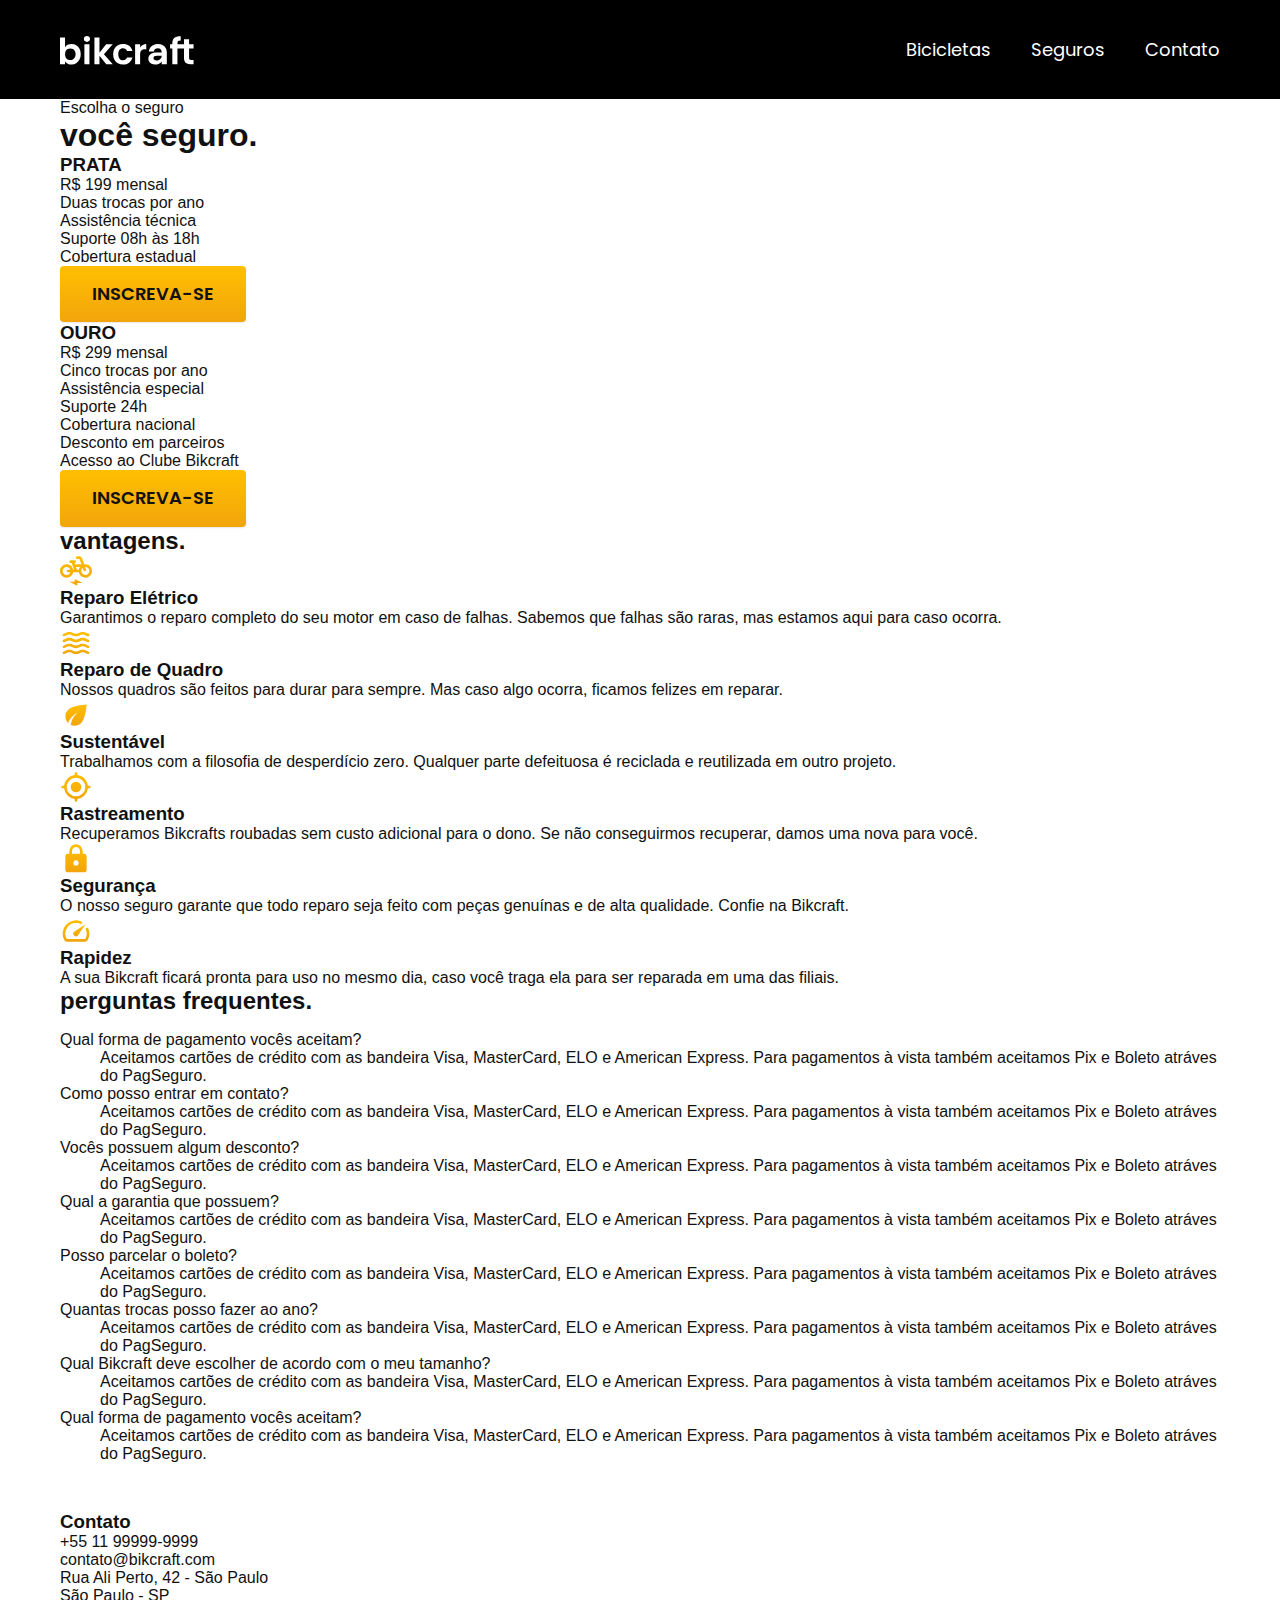
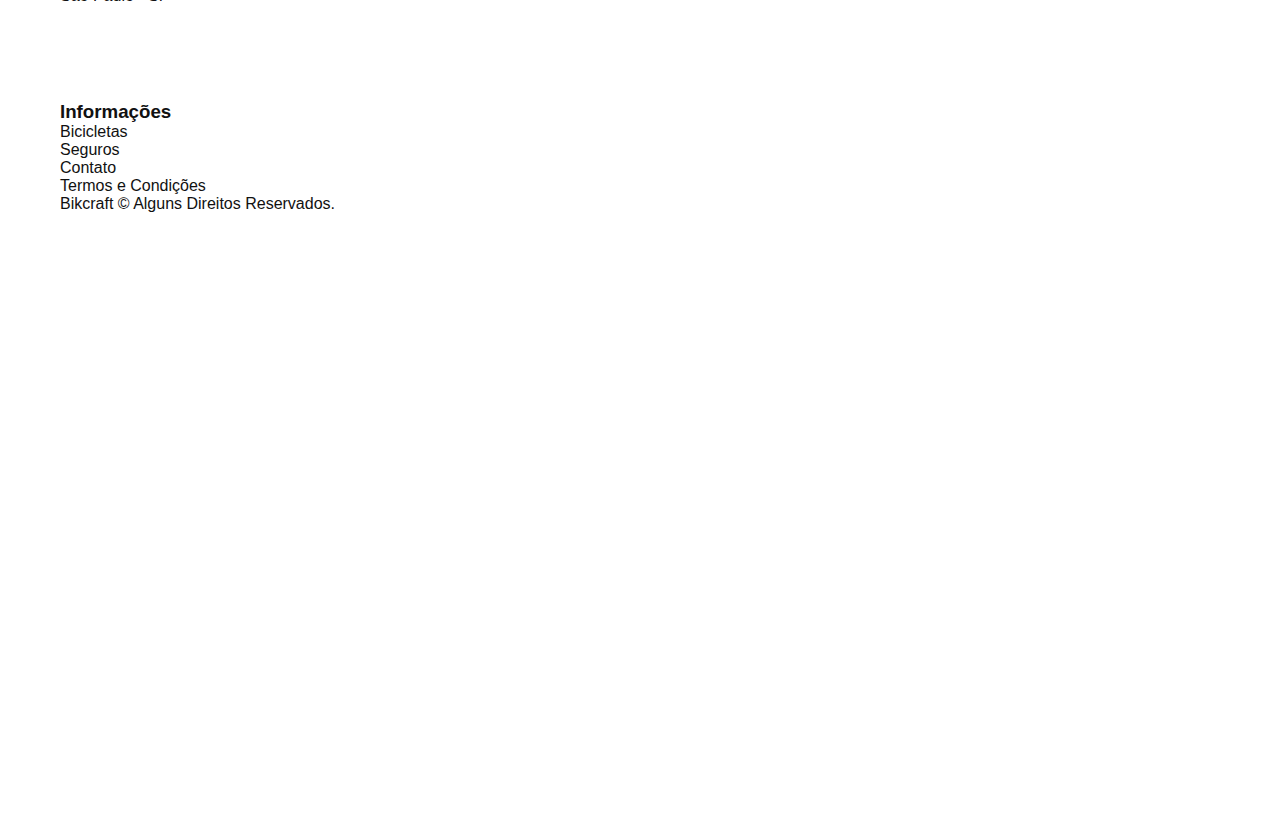
<file: seguros.html>
<!DOCTYPE html>
<html lang="pt-br">

<head>
  <meta charset="UTF-8">
  <meta name="viewport" content="width=device-width, initial-scale=1.0">
  <meta name="description" content="Termos e condições.">
  <title> Seguros | Bikcraft</title>

  <link rel="stylesheet" href="./CSS/style.css">

  <link rel="preconnect" href="https://fonts.googleapis.com">
  <link rel="preconnect" href="https://fonts.gstatic.com" crossorigin>
  <link href="https://fonts.googleapis.com/css2?family=Merriweather:ital,opsz,wght@1,18..144,900&family=Poppins:wght@400;500&family=Roboto:ital,wght@0,100..900;1,100..900&display=swap" rel="stylesheet">
</head>

<body id="seguros">
  <header class="header-bg">
    <div class="header container">
      <a href="./">
        <img src="./img/bikcraft.svg" alt="Bikcraft">
      </a>

      <nav aria-label="primaria">
        <ul class="header-menu font-1-m cor-0">
          <li><a href="./bicicletas.html">Bicicletas</a></li>
          <li><a href="./seguros.html">Seguros</a></li>
          <li><a href="./contato.html">Contato</a></li>
        </ul>
      </nav>
    </div>
  </header>

  <main class="seguros-bg">
    <div class="titulo-bg">
      <div class="titulo container">
        <p class="font-2-l-b cor-5">Escolha o seguro</p>
        <h1 class="font-1-xxl cor-0">você seguro<span class="cor-p1">.</span></h1>
      </div>
    </div>

    <div class="seguros container">
      <div class="seguros-item">
        <h3 class="font-1-xl cor-6">PRATA</h3>
        <span class="font-1-xl cor-0">R$ 199 <span class="font-1-xs cor-6">mensal</span></span>
        <ul class="font-2-m cor-0">
          <li>Duas trocas por ano</li>
          <li>Assistência técnica</li>
          <li>Suporte 08h às 18h</li>
          <li>Cobertura estadual</li>
        </ul>
        <a class="botao secundario" href="./orcamento.html">Inscreva-se</a>
      </div>

      <div class="seguros-item">
        <h3 class="font-1-xl cor-p1">OURO</h3>
        <span class="font-1-xl cor-0">R$ 299 <span class="font-1-xs cor-6">mensal</span></span>
        <ul class="font-2-m cor-0">
          <li>Cinco trocas por ano</li>
          <li>Assistência especial</li>
          <li>Suporte 24h</li>
          <li>Cobertura nacional</li>
          <li>Desconto em parceiros</li>
          <li>Acesso ao Clube Bikcraft</li>
        </ul>
        <a class="botao" href="./orcamento.html">Inscreva-se</a>
      </div>
    </div>

  </main>

  <article class="vantagens-bg">
    <div class="vantagens container">
      <h2 class="font-1-xxl cor-0">vantagens<span class="cor-p1">.</span></h2>
      <ul>
        <li>
          <img src="./img/icones/eletrica.svg" alt="">
          <h3 class="font-1-l cor-0">Reparo Elétrico</h3>
          <p class="font-2-s cor-5">Garantimos o reparo completo do seu motor em caso de falhas. Sabemos que falhas são raras, mas estamos aqui para caso ocorra.</p>
        </li>
        <li>
          <img src="./img/icones/carbono.svg" alt="">
          <h3 class="font-1-l cor-0">Reparo de Quadro</h3>
          <p class="font-2-s cor-5">Nossos quadros são feitos para durar para sempre. Mas caso algo ocorra, ficamos felizes em reparar.</p>
        </li>
        <li>
          <img src="./img/icones/sustentavel.svg" alt="">
          <h3 class="font-1-l cor-0">Sustentável</h3>
          <p class="font-2-s cor-5">Trabalhamos com a filosofia de desperdício zero. Qualquer parte defeituosa é reciclada e reutilizada em outro projeto.</p>
        </li>
        <li>
          <img src="./img/icones/rastreador.svg" alt="">
          <h3 class="font-1-l cor-0">Rastreamento</h3>
          <p class="font-2-s cor-5">Recuperamos Bikcrafts roubadas sem custo adicional para o dono. Se não conseguirmos recuperar, damos uma nova para você.</p>
        </li>
        <li>
          <img src="./img/icones/seguro.svg" alt="">
          <h3 class="font-1-l cor-0">Segurança</h3>
          <p class="font-2-s cor-5">O nosso seguro garante que todo reparo seja feito com peças genuínas e de alta qualidade. Confie na Bikcraft.</p>
        </li>
        <li>
          <img src="./img/icones/velocidade.svg" alt="">
          <h3 class="font-1-l cor-0">Rapidez</h3>
          <p class="font-2-s cor-5">A sua Bikcraft ficará pronta para uso no mesmo dia, caso você traga ela para ser reparada em uma das filiais.</p>
        </li>
      </ul>
    </div>
  </article>

  <article class="perguntas container">
    <h2 class="font-1-xxl">perguntas frequentes<span class="cor-p1">.</span></h2>

    <dl>
      <div>
        <dt class="font-1-m-b">Qual forma de pagamento vocês aceitam?</dt>
        <dd class="font-2-s cor-9">Aceitamos cartões de crédito com as bandeira Visa, MasterCard, ELO e American Express. Para pagamentos à vista também aceitamos Pix e Boleto atráves do PagSeguro.</dd>
      </div>
      <div>
        <dt class="font-1-m-b">Como posso entrar em contato?</dt>
        <dd class="font-2-s cor-9">Aceitamos cartões de crédito com as bandeira Visa, MasterCard, ELO e American Express. Para pagamentos à vista também aceitamos Pix e Boleto atráves do PagSeguro.</dd>
      </div>
      <div>
        <dt class="font-1-m-b">Vocês possuem algum desconto?</dt>
        <dd class="font-2-s cor-9">Aceitamos cartões de crédito com as bandeira Visa, MasterCard, ELO e American Express. Para pagamentos à vista também aceitamos Pix e Boleto atráves do PagSeguro.</dd>
      </div>
      <div>
        <dt class="font-1-m-b">Qual a garantia que possuem?</dt>
        <dd class="font-2-s cor-9">Aceitamos cartões de crédito com as bandeira Visa, MasterCard, ELO e American Express. Para pagamentos à vista também aceitamos Pix e Boleto atráves do PagSeguro.</dd>
      </div>
      <div>
        <dt class="font-1-m-b">Posso parcelar o boleto?</dt>
        <dd class="font-2-s cor-9">Aceitamos cartões de crédito com as bandeira Visa, MasterCard, ELO e American Express. Para pagamentos à vista também aceitamos Pix e Boleto atráves do PagSeguro.</dd>
      </div>
      <div>
        <dt class="font-1-m-b">Quantas trocas posso fazer ao ano?</dt>
        <dd class="font-2-s cor-9">Aceitamos cartões de crédito com as bandeira Visa, MasterCard, ELO e American Express. Para pagamentos à vista também aceitamos Pix e Boleto atráves do PagSeguro.</dd>
      </div>
      <div>
        <dt class="font-1-m-b">Qual Bikcraft deve escolher de acordo com o meu tamanho?</dt>
        <dd class="font-2-s cor-9">Aceitamos cartões de crédito com as bandeira Visa, MasterCard, ELO e American Express. Para pagamentos à vista também aceitamos Pix e Boleto atráves do PagSeguro.</dd>
      </div>
      <div>
        <dt class="font-1-m-b">Qual forma de pagamento vocês aceitam?</dt>
        <dd class="font-2-s cor-9">Aceitamos cartões de crédito com as bandeira Visa, MasterCard, ELO e American Express. Para pagamentos à vista também aceitamos Pix e Boleto atráves do PagSeguro.</dd>
      </div>
    </dl>
  </article>

  <footer class="footer-bg">
    <div class="footer container">
      <div>
        <img src="./img/bikcraft.svg" alt="Bikcraft">
      </div>
      <div class="footer-contato">
        <h3 class="font-2-l-b cor-0">Contato</h3>
        <ul class="font-2-m cor-5">
          <li><a href="tel:+5511999999999">+55 11 99999-9999</a></li>
          <li><a href="mailto:contato@bikcraft.com">contato@bikcraft.com</a></li>
          <li>Rua Ali Perto, 42 - São Paulo</li>
          <li>São Paulo - SP</li>
        </ul>
        <div class="footer-redes">
          <a href="./">
            <img src="./img/redes/instagram.svg" alt="Instagram">
          </a>
          <a href="./">
            <img src="./img/redes/facebook.svg" alt="Facebook">
          </a>
          <a href="./">
            <img src="./img/redes/youtube.svg" alt="Youtube">
          </a>
        </div>
      </div>
      <div class="footer-informacoes">
        <h3 class="font-2-l-b cor-0">Informações</h3>
        <nav>
          <ul class="font-1-m cor-5">
            <li><a href="./bicicletas.html">Bicicletas</a></li>
            <li><a href="./seguros.html">Seguros</a></li>
            <li><a href="./contato.html">Contato</a></li>
            <li><a href="./termos.html">Termos e Condições</a></li>
          </ul>
        </nav>
      </div>
      <p class="footer-copy font-2-m cor-6">Bikcraft © Alguns Direitos Reservados.</p>
    </div>
  </footer>
</body>

</html>
</file>
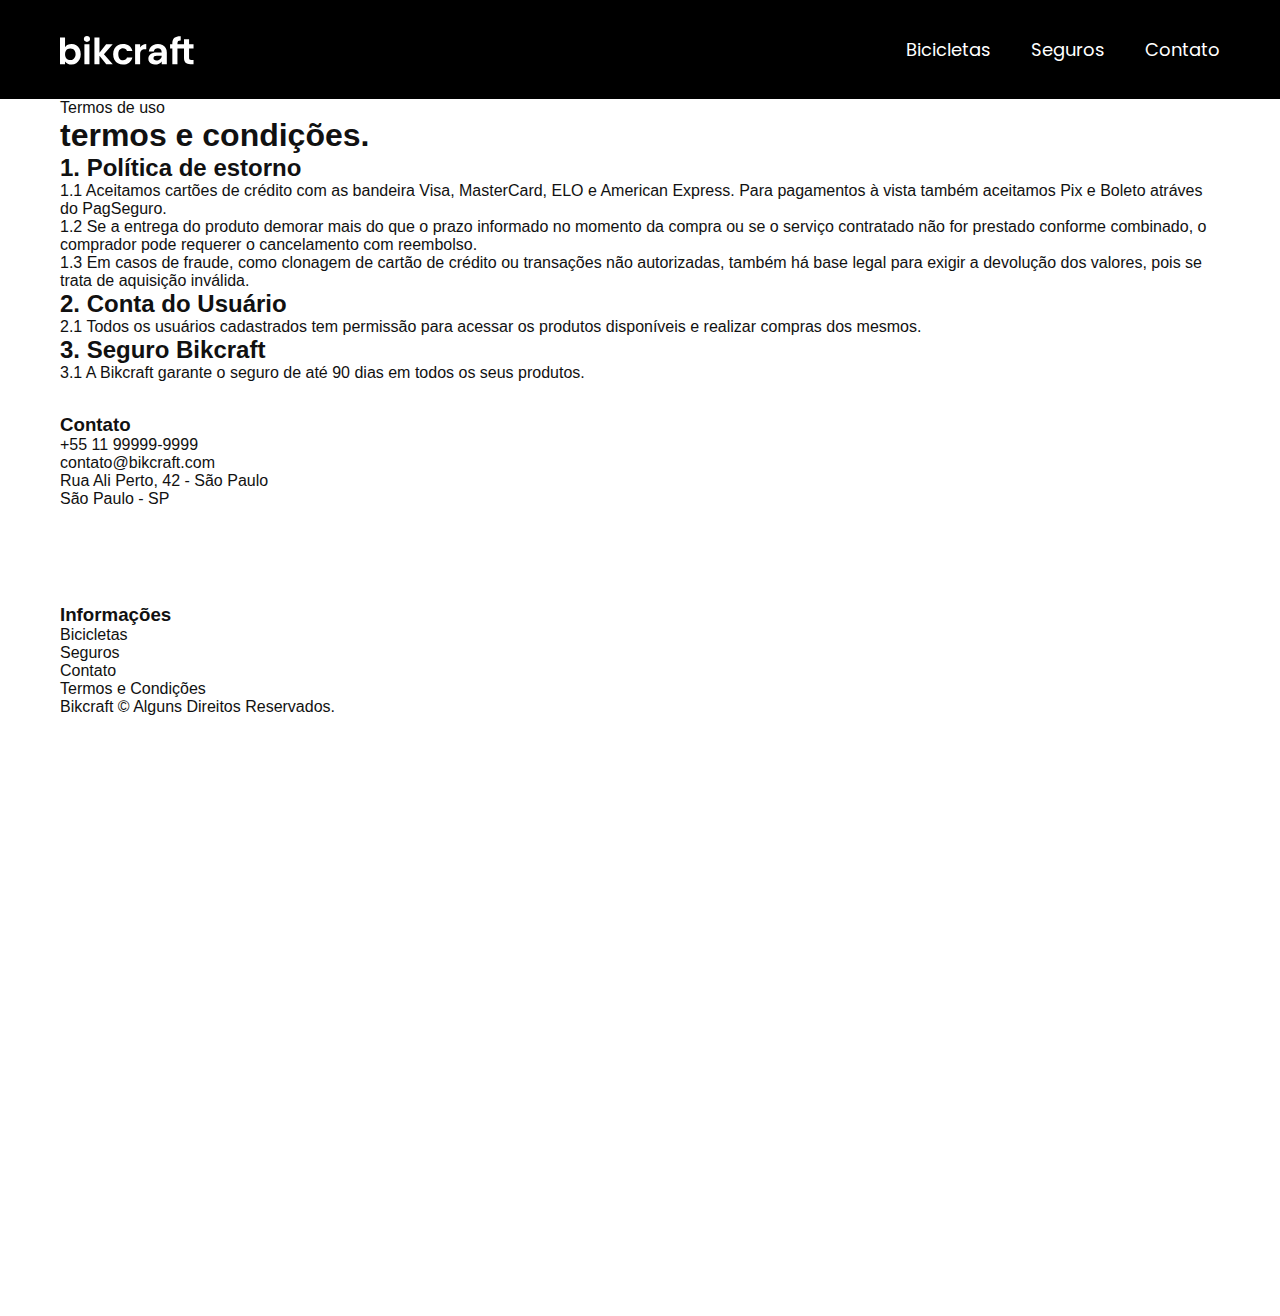
<file: termos.html>
<!DOCTYPE html>
<html lang="pt-br">

<head>
  <meta charset="UTF-8">
  <meta name="viewport" content="width=device-width, initial-scale=1.0">
  <meta name="description" content="Termos e condições.">
  <title> Termos e Condições | Bikcraft</title>

  <link rel="preload" href="./CSS/style.css" as="style">
  <link rel="stylesheet" href="./CSS/style.css">

  <link rel="preconnect" href="https://fonts.googleapis.com">
  <link rel="preconnect" href="https://fonts.gstatic.com" crossorigin>
  <link href="https://fonts.googleapis.com/css2?family=Merriweather:ital,opsz,wght@1,18..144,900&family=Poppins:wght@400;500&family=Roboto:ital,wght@0,100..900;1,100..900&display=swap" rel="stylesheet">
</head>

<body id="termos">
  <header class="header-bg">
    <div class="header container">
      <a href="./">
        <img src="./img/bikcraft.svg" alt="Bikcraft">
      </a>

      <nav aria-label="primaria">
        <ul class="header-menu font-1-m cor-0">
          <li><a href="./bicicletas.html">Bicicletas</a></li>
          <li><a href="./seguros.html">Seguros</a></li>
          <li><a href="./contato.html">Contato</a></li>
        </ul>
      </nav>
    </div>
  </header>

  <main>
    <div class="titulo-bg">
      <div class="titulo container">
        <p class="font-2-l-b cor-5">Termos de uso</p>
        <h1 class="font-1-xxl cor-0">termos e condições<span class="cor-p1">.</span></h1>
      </div>
    </div>

    <div class="termos font-2-s cor-10 container">
      <h2 class="font-1-l cor-11">1. Política de estorno</h2>
      <p>1.1 Aceitamos cartões de crédito com as bandeira Visa, MasterCard, ELO e American Express. Para pagamentos à vista também aceitamos Pix e Boleto atráves do PagSeguro.
      </p>
      <p>1.2 Se a entrega do produto demorar mais do que o prazo informado no momento da compra ou se o serviço contratado não for prestado conforme combinado, o comprador pode requerer o cancelamento com reembolso.
      </p>
      <p>1.3 Em casos de fraude, como clonagem de cartão de crédito ou transações não autorizadas, também há base legal para exigir a devolução dos valores, pois se trata de aquisição inválida.
      </p>
      <h2 class="font-1-l cor-11">2. Conta do Usuário</h2>
      <p>2.1 Todos os usuários cadastrados tem permissão para acessar os produtos disponíveis e realizar compras dos mesmos.</p>
      <h2 class="font-1-l cor-11">3. Seguro Bikcraft</h2>
      <p>3.1 A Bikcraft garante o seguro de até 90 dias em todos os seus produtos.</p>
    </div>
  </main>

  <footer class="footer-bg">
    <div class="footer container">
      <div>
        <img src="./img/bikcraft.svg" alt="Bikcraft">
      </div>
      <div class="footer-contato">
        <h3 class="font-2-l-b cor-0">Contato</h3>
        <ul class="font-2-m cor-5">
          <li><a href="tel:+5511999999999">+55 11 99999-9999</a></li>
          <li><a href="mailto:contato@bikcraft.com">contato@bikcraft.com</a></li>
          <li>Rua Ali Perto, 42 - São Paulo</li>
          <li>São Paulo - SP</li>
        </ul>
        <div class="footer-redes">
          <a href="./">
            <img src="./img/redes/instagram.svg" alt="Instagram">
          </a>
          <a href="./">
            <img src="./img/redes/facebook.svg" alt="Facebook">
          </a>
          <a href="./">
            <img src="./img/redes/youtube.svg" alt="Youtube">
          </a>
        </div>
      </div>
      <div class="footer-informacoes">
        <h3 class="font-2-l-b cor-0">Informações</h3>
        <nav>
          <ul class="font-1-m cor-5">
            <li><a href="./bicicletas.html">Bicicletas</a></li>
            <li><a href="./seguros.html">Seguros</a></li>
            <li><a href="./contato.html">Contato</a></li>
            <li><a href="./termos.html">Termos e Condições</a></li>
          </ul>
        </nav>
      </div>
      <p class="footer-copy font-2-m cor-6">Bikcraft © Alguns Direitos Reservados.</p>
    </div>
  </footer>
</body>

</html>
</file>
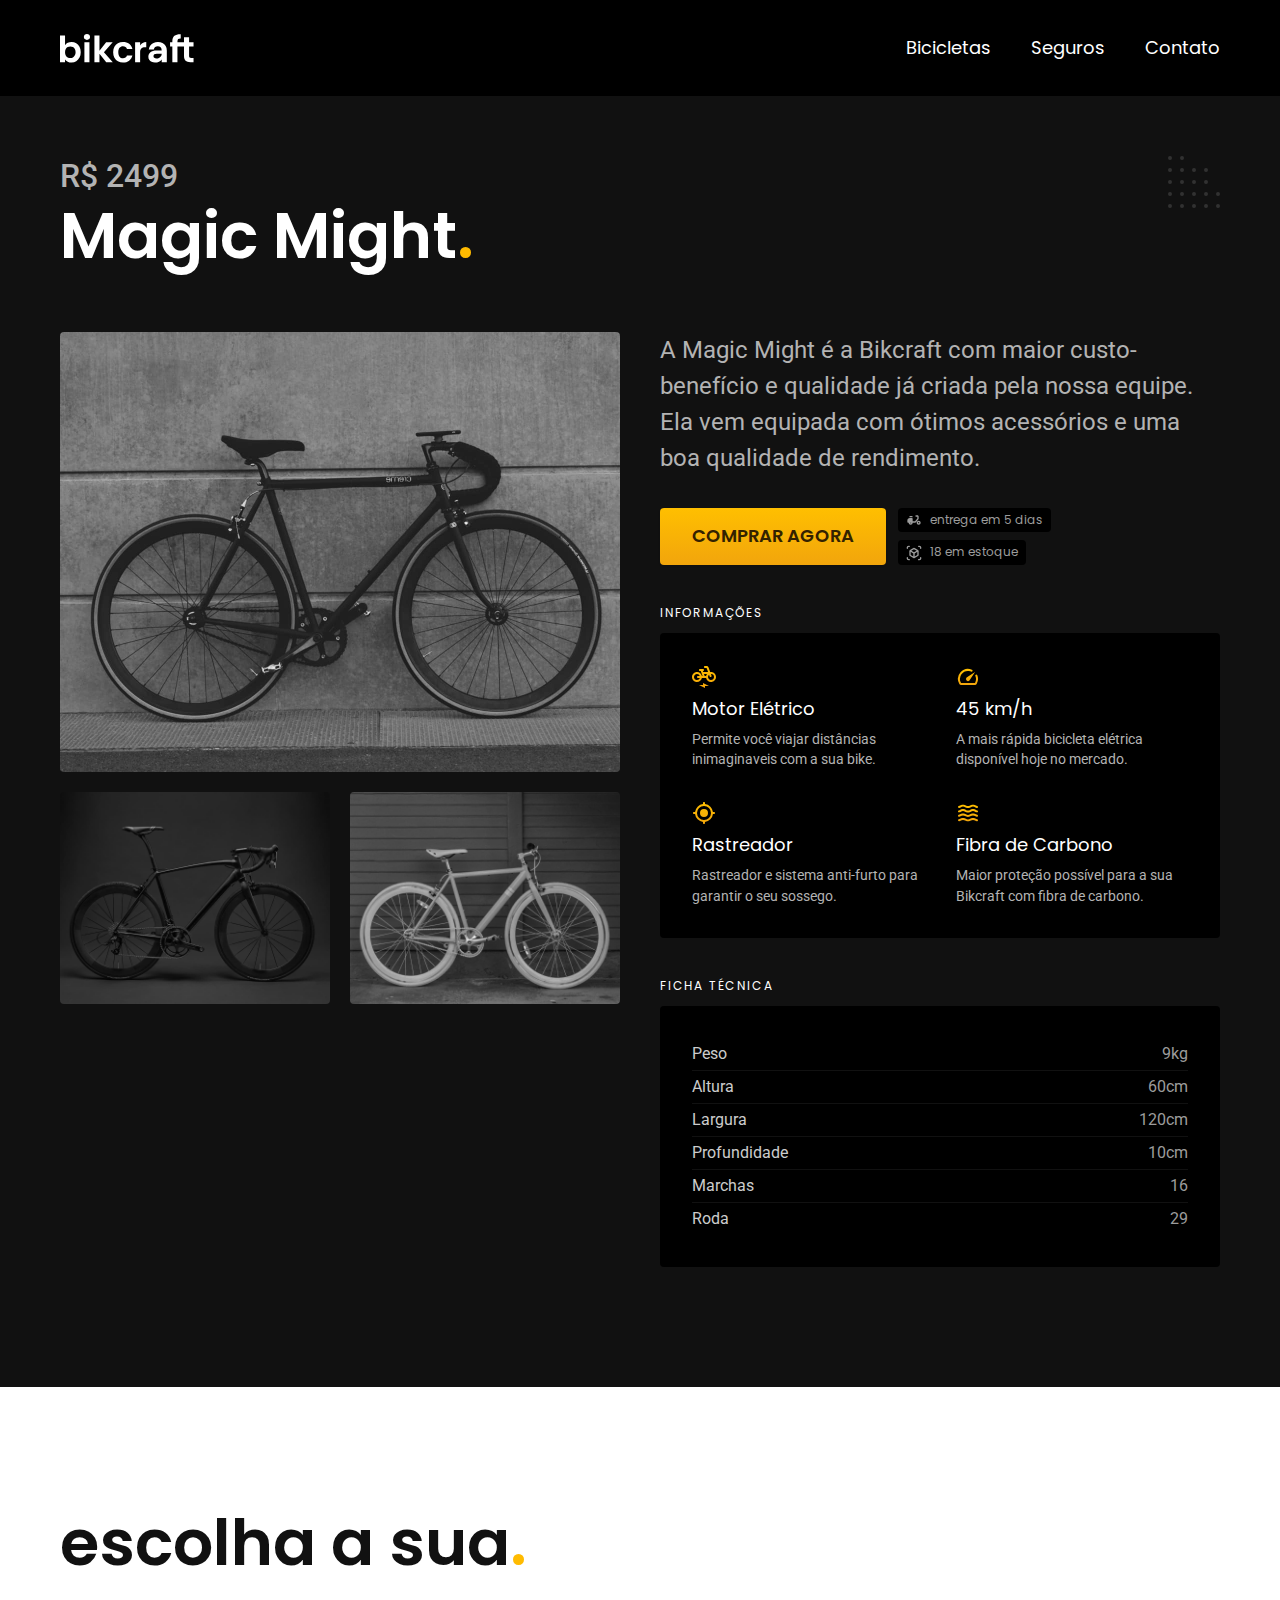
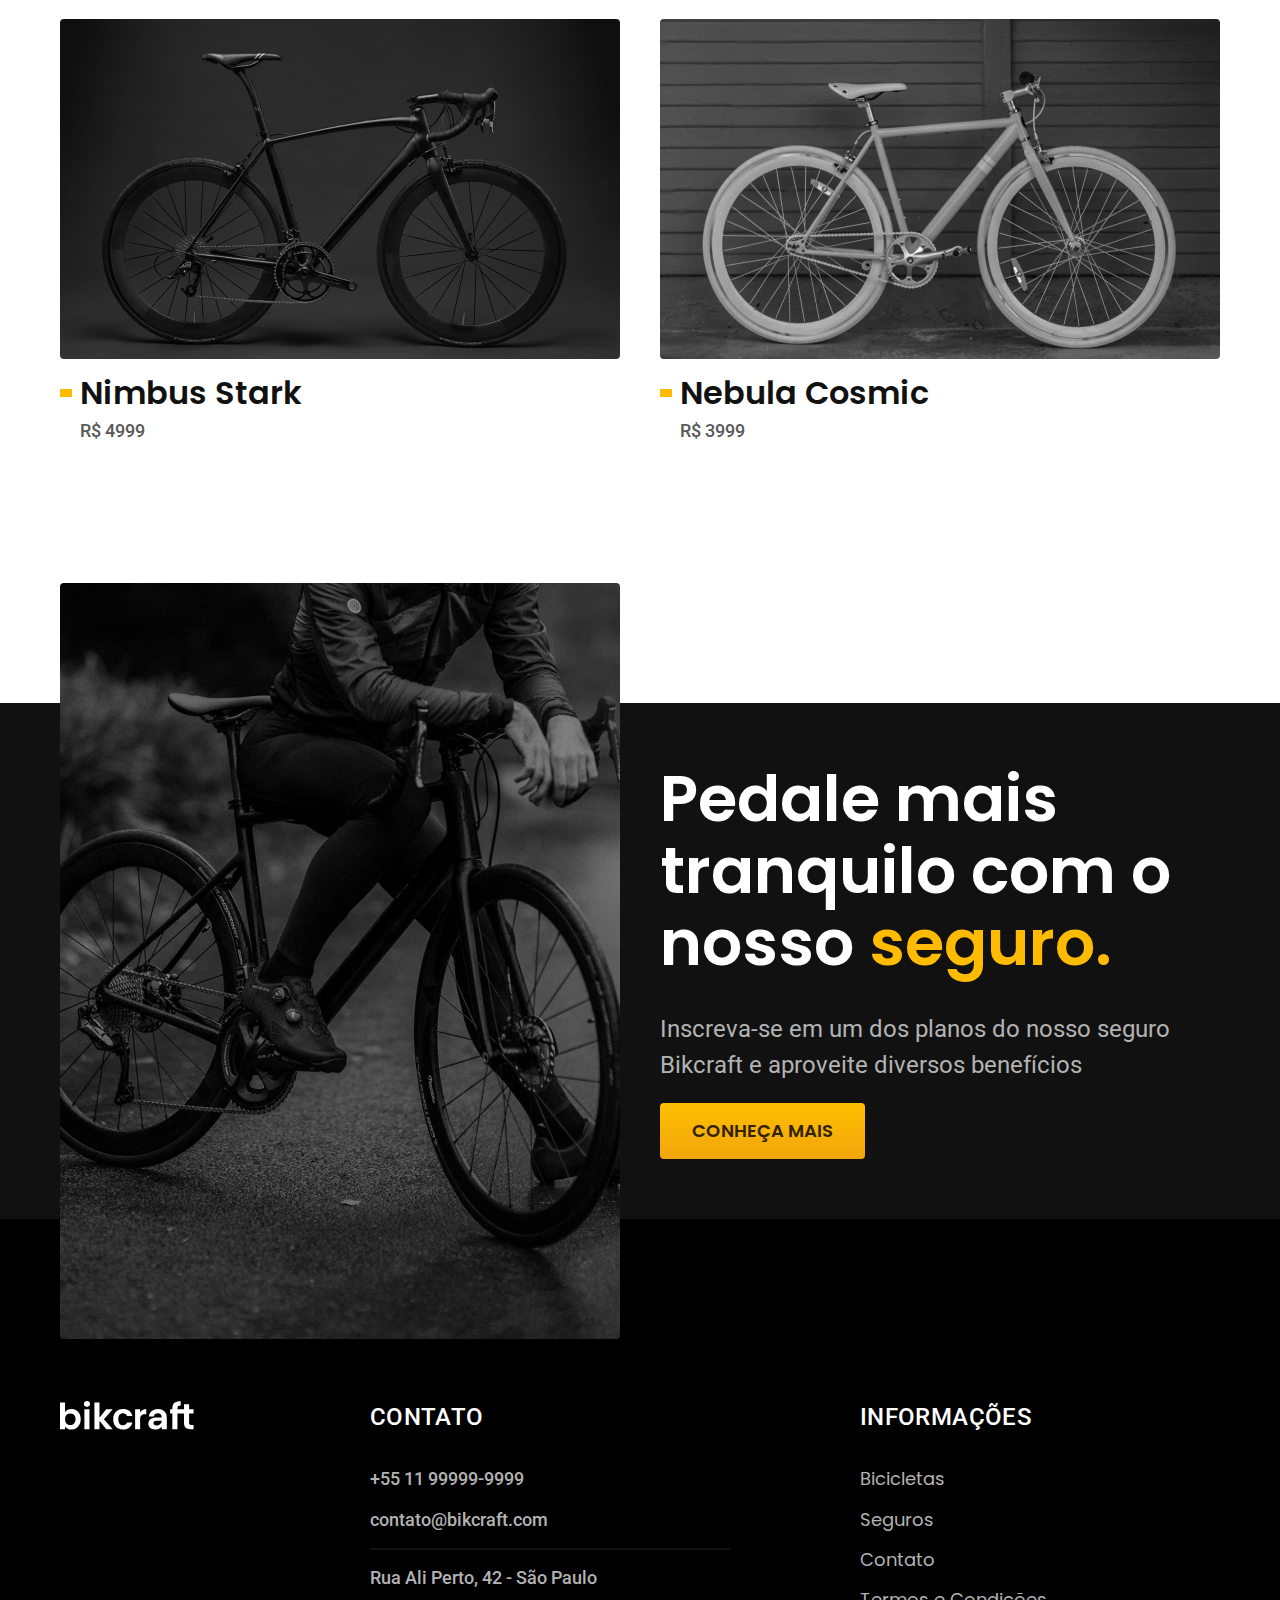
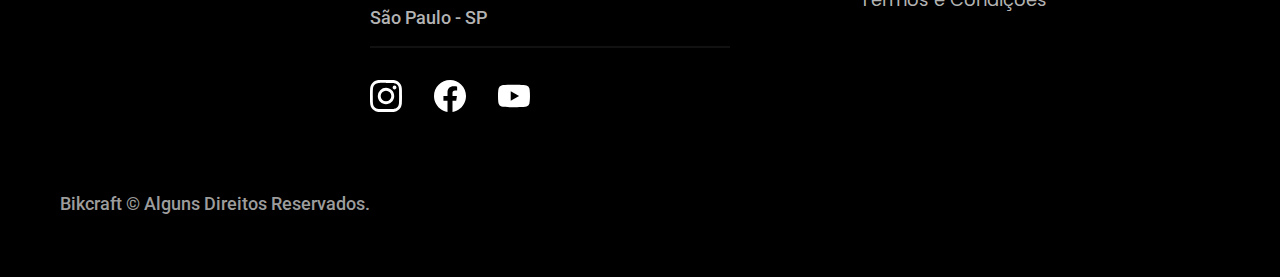
<file: bicicletas/magic.html>
<!DOCTYPE html>
<html lang="pt-br">

<head>
  <meta charset="UTF-8">
  <meta name="viewport" content="width=device-width, initial-scale=1.0">
  <meta name="description" content="Termos e condições.">
  <title> Magic Might | Bikcraft</title>

  <link rel="icon" href="../favicon.svg" type="image/svg+xml">
  <link rel="preload" href="../CSS/style.min.css" as="style">
  <link rel="stylesheet" href="../CSS/style.min.css">

  <link rel="preconnect" href="https://fonts.googleapis.com">
  <link rel="preconnect" href="https://fonts.gstatic.com" crossorigin>
  <link href="https://fonts.googleapis.com/css2?family=Merriweather:ital,opsz,wght@1,18..144,900&family=Poppins:wght@400;500&family=Roboto:ital,wght@0,100..900;1,100..900&display=swap" rel="stylesheet">
  <script>document.documentElement.classList.add('js')</script>
</head>

<body id="bicicleta">
  <header class="header-bg">
    <div class="header container">
      <a href="../">
        <img src="../img/bikcraft.svg" alt="Bikcraft">
      </a>

      <nav aria-label="primaria">
        <ul class="header-menu font-1-m cor-0">
          <li><a href="../bicicletas.html">Bicicletas</a></li>
          <li><a href="../seguros.html">Seguros</a></li>
          <li><a href="../contato.html">Contato</a></li>
        </ul>
      </nav>
    </div>
  </header>

  <main class="titulo-bg">
    <div>
      <div class="titulo container">
        <p class="font-2-xl cor-5">R$ 2499</p>
        <h1 class="font-1-xxl cor-0">Magic Might<span class="cor-p1">.</span></h1>
      </div>
    </div>
    <div class="bicicleta container">
      <div class="bicicleta-imagens">
        <img src="../img/bicicleta/nimbus2.jpg" alt="Bicicleta 1">
        <img src="../img/bicicleta/nimbus1.jpg" alt="Bicicleta 2">
        <img src="../img/bicicleta/nimbus3.jpg" alt="Bicicleta 3">
      </div>
      <div class="bicicleta-conteudo">
        <p class="font-2-l cor-5">A Magic Might é a Bikcraft com maior custo-benefício e qualidade já criada pela nossa equipe. Ela vem equipada com ótimos acessórios e uma boa qualidade de rendimento.</p>
        <div class="bicicleta-comprar">
          <a class="botao" href="../orcamento.html?tipo=bikcraft&produto=magic"> Comprar Agora</a>
          <span class="font-1-xs cor-6"><img src="../img/icones/entrega.svg" alt=""> entrega em 5 dias</span>
          <span class="font-1-xs cor-6"><img src="../img/icones/estoque.svg" alt=""> 18 em estoque</span>
        </div>

        <h2 class="font-1-xs cor-0">Informações</h2>
        <ul class="bicicleta-informacoes">
          <li>
            <img src="../img/icones/eletrica.svg" alt="">
            <h3 class="font-1-m cor-0">Motor Elétrico</h3>
            <p class="font-2-xs cor-5">Permite você viajar distâncias inimaginaveis com a sua bike.</p>
          </li>
          <li>
            <img src="../img/icones/velocidade.svg" alt="">
            <h3 class="font-1-m cor-0">45 km/h</h3>
            <p class="font-2-xs cor-5">A mais rápida bicicleta elétrica disponível hoje no mercado.</p>
          </li>
          <li>
            <img src="../img/icones/rastreador.svg" alt="">
            <h3 class="font-1-m cor-0">Rastreador</h3>
            <p class="font-2-xs cor-5">Rastreador e sistema anti-furto para garantir o seu sossego.</p>
          </li>
          <li>
            <img src="../img/icones/carbono.svg" alt="">
            <h3 class="font-1-m cor-0">Fibra de Carbono</h3>
            <p class="font-2-xs cor-5">Maior proteção possível para a sua Bikcraft com fibra de carbono.</p>
          </li>
        </ul>
        <h2 class="font-1-xs cor-0">Ficha Técnica</h2>
        <ul class="bicicleta-ficha font-2-s cor-4">
          <li>Peso <span>9kg</span></li>
          <li>Altura <span>60cm</span></li>
          <li>Largura <span>120cm</span></li>
          <li>Profundidade <span>10cm</span></li>
          <li>Marchas <span>16</span></li>
          <li>Roda <span>29</span></li>
        </ul>
      </div>
    </div>
  </main>

  <article class="bicicletas-lista container">
    <h2 class="font-1-xxl">escolha a sua<span class="cor-p1">.</span></h2>

    <ul>
      <li>
        <a href="./nimbus.html">
          <img src="../img/bicicletas/nimbus.jpg" alt="Bicicleta preta">
          <h3 class="font-1-xl">Nimbus Stark</h3>
          <span class="font-2-m cor-8">R$ 4999</span>
        </a>
      </li>

      <li>
        <a href="./nebula.html">
          <img src="../img/bicicletas/nebula.jpg" alt="Bicicleta preta">
          <h3 class="font-1-xl">Nebula Cosmic</h3>
          <span class="font-2-m cor-8">R$ 3999</span>
        </a>
      </li>
    </ul>
  </article>

  <article class="seguro-bg">
    <div class="seguro container">
      <div class="seguro-imagem">
        <img src="../img/fotos/seguros.jpg" alt="Pessoa parada em cima de uma bicicleta.">
      </div>
      <div class="seguro-conteudo">
        <h2 class="font-1-xxl cor-0">Pedale mais tranquilo com o nosso <span class="cor-p1">seguro.</span></h2>
        <p class="font-2-l cor-5">Inscreva-se em um dos planos do nosso seguro Bikcraft e aproveite diversos benefícios</p>
        <a class="botao" href="../seguros.html">Conheça Mais</a>
      </div>
    </div>
  </article>

  <footer class="footer-bg">
    <div class="footer container">
      <div>
        <img src="../img/bikcraft.svg" alt="Bikcraft">
      </div>
      <div class="footer-contato">
        <h3 class="font-2-l-b cor-0">Contato</h3>
        <ul class="font-2-m cor-5">
          <li><a href="tel:+5511999999999">+55 11 99999-9999</a></li>
          <li><a href="mailto:contato@bikcraft.com">contato@bikcraft.com</a></li>
          <li>Rua Ali Perto, 42 - São Paulo</li>
          <li>São Paulo - SP</li>
        </ul>
        <div class="footer-redes">
          <a href="../">
            <img src="../img/redes/instagram.svg" alt="Instagram">
          </a>
          <a href="../">
            <img src="../img/redes/facebook.svg" alt="Facebook">
          </a>
          <a href="../">
            <img src="../img/redes/youtube.svg" alt="Youtube">
          </a>
        </div>
      </div>
      <div class="footer-informacoes">
        <h3 class="font-2-l-b cor-0">Informações</h3>
        <nav>
          <ul class="font-1-m cor-5">
            <li><a href="../bicicletas.html">Bicicletas</a></li>
            <li><a href="../seguros.html">Seguros</a></li>
            <li><a href="../contato.html">Contato</a></li>
            <li><a href="../termos.html">Termos e Condições</a></li>
          </ul>
        </nav>
      </div>
      <p class="footer-copy font-2-m cor-6">Bikcraft © Alguns Direitos Reservados.</p>
    </div>
  </footer>
  <script src="../js/script.js"></script>
</body>

</html>
</file>
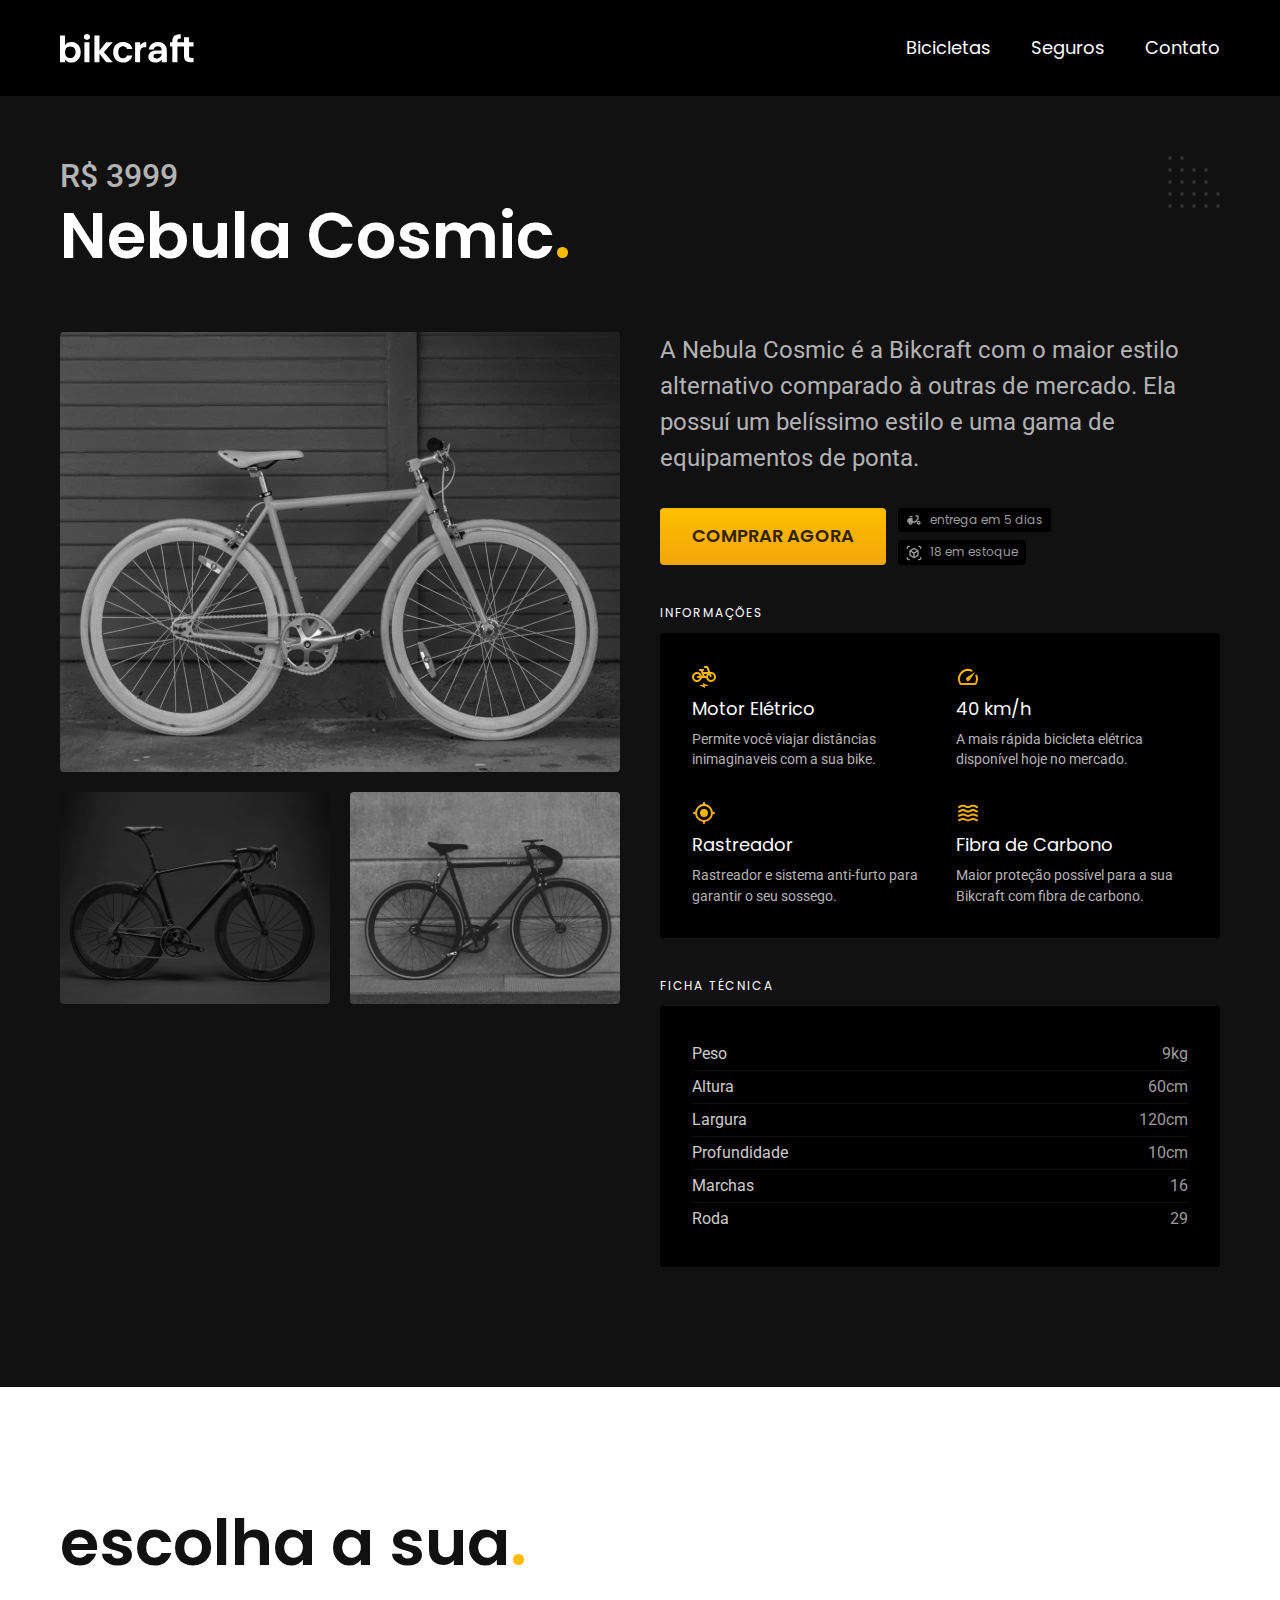
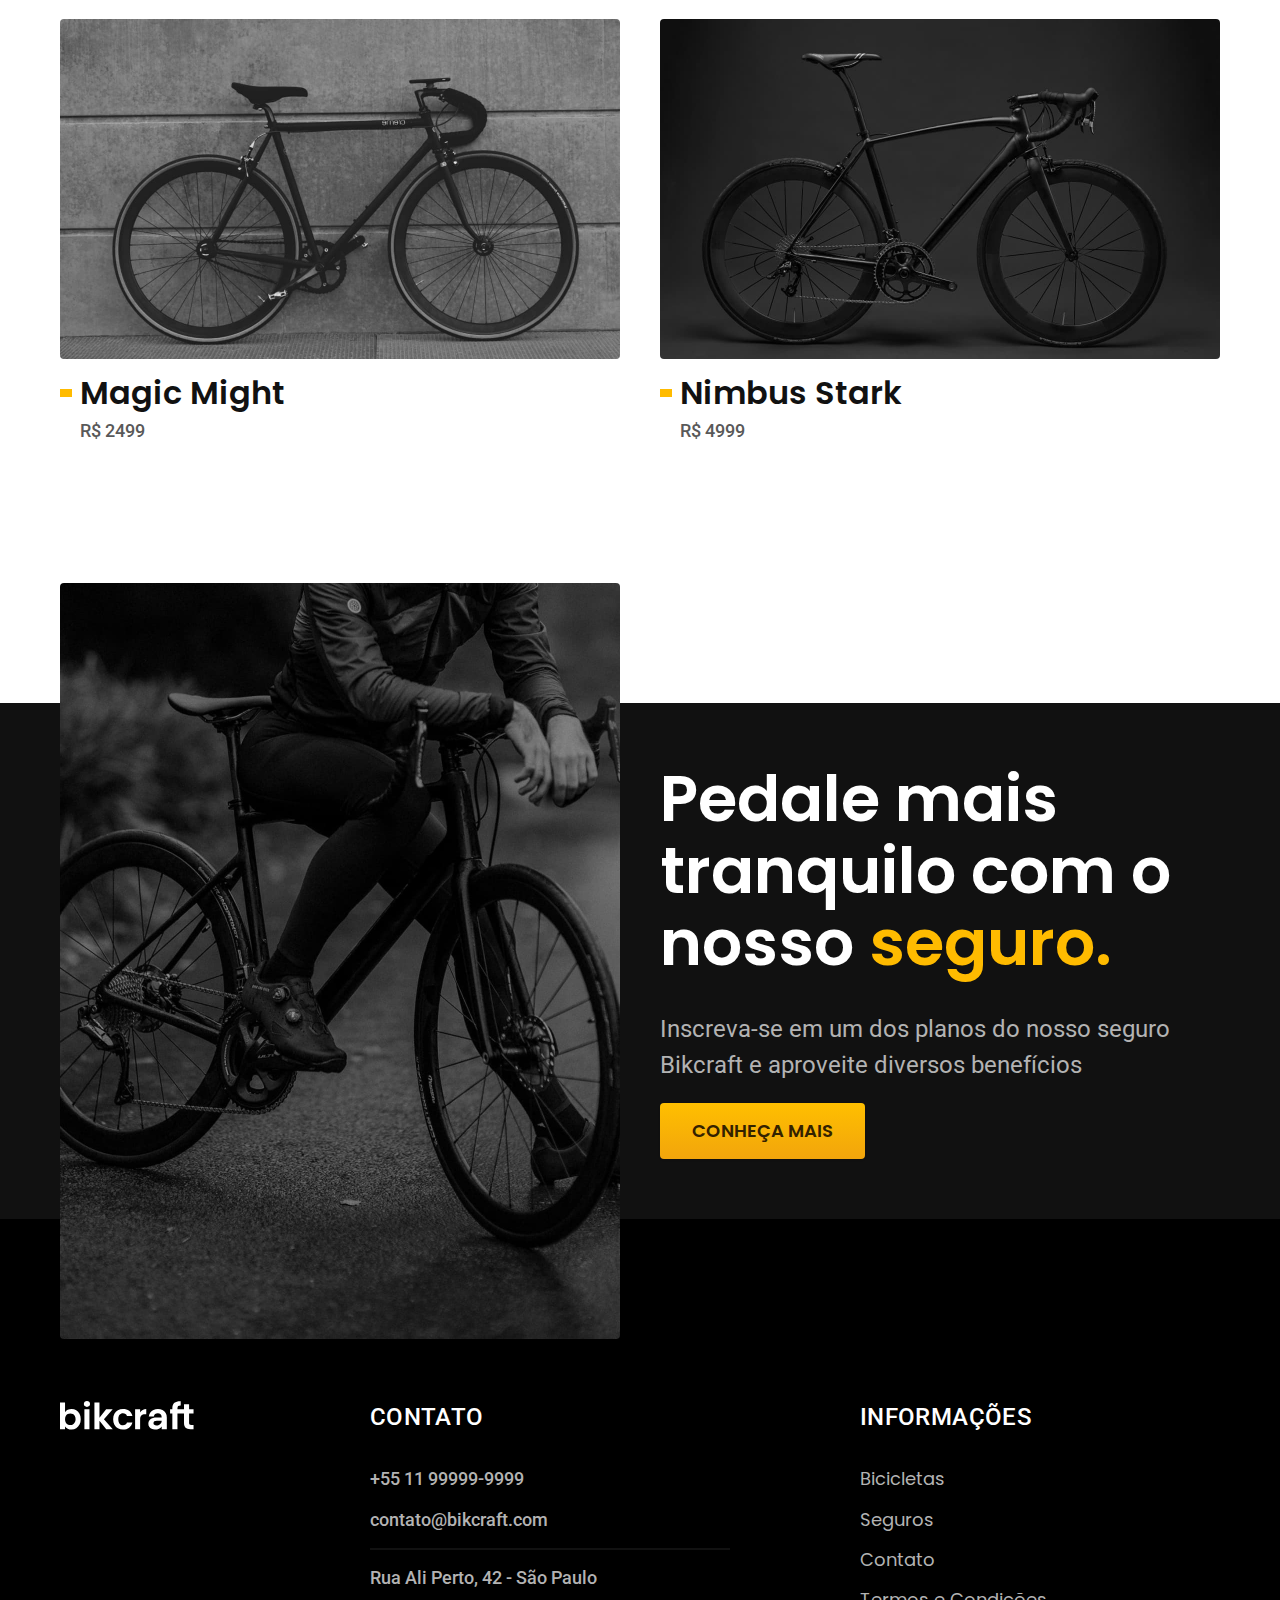
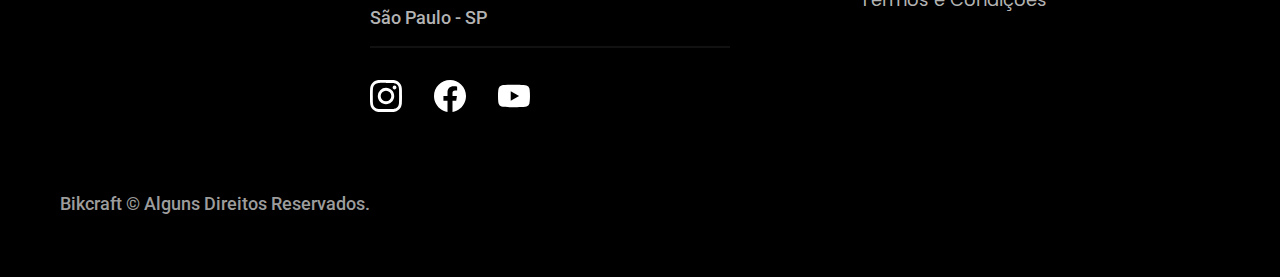
<file: bicicletas/nebula.html>
<!DOCTYPE html>
<html lang="pt-br">

<head>
  <meta charset="UTF-8">
  <meta name="viewport" content="width=device-width, initial-scale=1.0">
  <meta name="description" content="Termos e condições.">
  <title> Nebula Cosmic | Bikcraft</title>

  <link rel="icon" href="../favicon.svg" type="image/svg+xml">
  <link rel="preload" href="../CSS/style.min.css" as="style">
  <link rel="stylesheet" href="../CSS/style.min.css">

  <link rel="preconnect" href="https://fonts.googleapis.com">
  <link rel="preconnect" href="https://fonts.gstatic.com" crossorigin>
  <link href="https://fonts.googleapis.com/css2?family=Merriweather:ital,opsz,wght@1,18..144,900&family=Poppins:wght@400;500&family=Roboto:ital,wght@0,100..900;1,100..900&display=swap" rel="stylesheet">
  <script>document.documentElement.classList.add('js')</script>
</head>

<body id="bicicleta">
  <header class="header-bg">
    <div class="header container">
      <a href="../">
        <img src="../img/bikcraft.svg" alt="Bikcraft">
      </a>

      <nav aria-label="primaria">
        <ul class="header-menu font-1-m cor-0">
          <li><a href="../bicicletas.html">Bicicletas</a></li>
          <li><a href="../seguros.html">Seguros</a></li>
          <li><a href="../contato.html">Contato</a></li>
        </ul>
      </nav>
    </div>
  </header>

  <main class="titulo-bg">
    <div>
      <div class="titulo container">
        <p class="font-2-xl cor-5">R$ 3999</p>
        <h1 class="font-1-xxl cor-0">Nebula Cosmic<span class="cor-p1">.</span></h1>
      </div>
    </div>
    <div class="bicicleta container">
      <div class="bicicleta-imagens">
        <img src="../img/bicicleta/nimbus3.jpg" alt="Bicicleta 1">
        <img src="../img/bicicleta/nimbus1.jpg" alt="Bicicleta 2">
        <img src="../img/bicicleta/nimbus2.jpg" alt="Bicicleta 3">
      </div>
      <div class="bicicleta-conteudo">
        <p class="font-2-l cor-5">A Nebula Cosmic é a Bikcraft com o maior estilo alternativo comparado à outras de mercado. Ela possuí um belíssimo estilo e uma gama de equipamentos de ponta.</p>
        <div class="bicicleta-comprar">
          <a class="botao" href="../orcamento.html?tipo=bikcraft&produto=nebula"> Comprar Agora</a>
          <span class="font-1-xs cor-6"><img src="../img/icones/entrega.svg" alt=""> entrega em 5 dias</span>
          <span class="font-1-xs cor-6"><img src="../img/icones/estoque.svg" alt=""> 18 em estoque</span>
        </div>

        <h2 class="font-1-xs cor-0">Informações</h2>
        <ul class="bicicleta-informacoes">
          <li>
            <img src="../img/icones/eletrica.svg" alt="">
            <h3 class="font-1-m cor-0">Motor Elétrico</h3>
            <p class="font-2-xs cor-5">Permite você viajar distâncias inimaginaveis com a sua bike.</p>
          </li>
          <li>
            <img src="../img/icones/velocidade.svg" alt="">
            <h3 class="font-1-m cor-0">40 km/h</h3>
            <p class="font-2-xs cor-5">A mais rápida bicicleta elétrica disponível hoje no mercado.</p>
          </li>
          <li>
            <img src="../img/icones/rastreador.svg" alt="">
            <h3 class="font-1-m cor-0">Rastreador</h3>
            <p class="font-2-xs cor-5">Rastreador e sistema anti-furto para garantir o seu sossego.</p>
          </li>
          <li>
            <img src="../img/icones/carbono.svg" alt="">
            <h3 class="font-1-m cor-0">Fibra de Carbono</h3>
            <p class="font-2-xs cor-5">Maior proteção possível para a sua Bikcraft com fibra de carbono.</p>
          </li>
        </ul>
        <h2 class="font-1-xs cor-0">Ficha Técnica</h2>
        <ul class="bicicleta-ficha font-2-s cor-4">
          <li>Peso <span>9kg</span></li>
          <li>Altura <span>60cm</span></li>
          <li>Largura <span>120cm</span></li>
          <li>Profundidade <span>10cm</span></li>
          <li>Marchas <span>16</span></li>
          <li>Roda <span>29</span></li>
        </ul>
      </div>
    </div>
  </main>

  <article class="bicicletas-lista container">
    <h2 class="font-1-xxl">escolha a sua<span class="cor-p1">.</span></h2>

    <ul>
      <li>
        <a href="./magic.html">
          <img src="../img/bicicletas/magic.jpg" alt="Bicicleta preta">
          <h3 class="font-1-xl">Magic Might</h3>
          <span class="font-2-m cor-8">R$ 2499</span>
        </a>
      </li>

      <li>
        <a href="./nimbus.html">
          <img src="../img/bicicletas/nimbus.jpg" alt="Bicicleta preta">
          <h3 class="font-1-xl">Nimbus Stark</h3>
          <span class="font-2-m cor-8">R$ 4999</span>
        </a>
      </li>
    </ul>
  </article>

  <article class="seguro-bg">
    <div class="seguro container">
      <div class="seguro-imagem">
        <img src="../img/fotos/seguros.jpg" alt="Pessoa parada em cima de uma bicicleta.">
      </div>
      <div class="seguro-conteudo">
        <h2 class="font-1-xxl cor-0">Pedale mais tranquilo com o nosso <span class="cor-p1">seguro.</span></h2>
        <p class="font-2-l cor-5">Inscreva-se em um dos planos do nosso seguro Bikcraft e aproveite diversos benefícios</p>
        <a class="botao" href="../seguros.html">Conheça Mais</a>
      </div>
    </div>
  </article>

  <footer class="footer-bg">
    <div class="footer container">
      <div>
        <img src="../img/bikcraft.svg" alt="Bikcraft">
      </div>
      <div class="footer-contato">
        <h3 class="font-2-l-b cor-0">Contato</h3>
        <ul class="font-2-m cor-5">
          <li><a href="tel:+5511999999999">+55 11 99999-9999</a></li>
          <li><a href="mailto:contato@bikcraft.com">contato@bikcraft.com</a></li>
          <li>Rua Ali Perto, 42 - São Paulo</li>
          <li>São Paulo - SP</li>
        </ul>
        <div class="footer-redes">
          <a href="../">
            <img src="../img/redes/instagram.svg" alt="Instagram">
          </a>
          <a href="../">
            <img src="../img/redes/facebook.svg" alt="Facebook">
          </a>
          <a href="../">
            <img src="../img/redes/youtube.svg" alt="Youtube">
          </a>
        </div>
      </div>
      <div class="footer-informacoes">
        <h3 class="font-2-l-b cor-0">Informações</h3>
        <nav>
          <ul class="font-1-m cor-5">
            <li><a href="../bicicletas.html">Bicicletas</a></li>
            <li><a href="../seguros.html">Seguros</a></li>
            <li><a href="../contato.html">Contato</a></li>
            <li><a href="../termos.html">Termos e Condições</a></li>
          </ul>
        </nav>
      </div>
      <p class="footer-copy font-2-m cor-6">Bikcraft © Alguns Direitos Reservados.</p>
    </div>
  </footer>
  <script src="../js/script.js"></script>
</body>

</html>
</file>
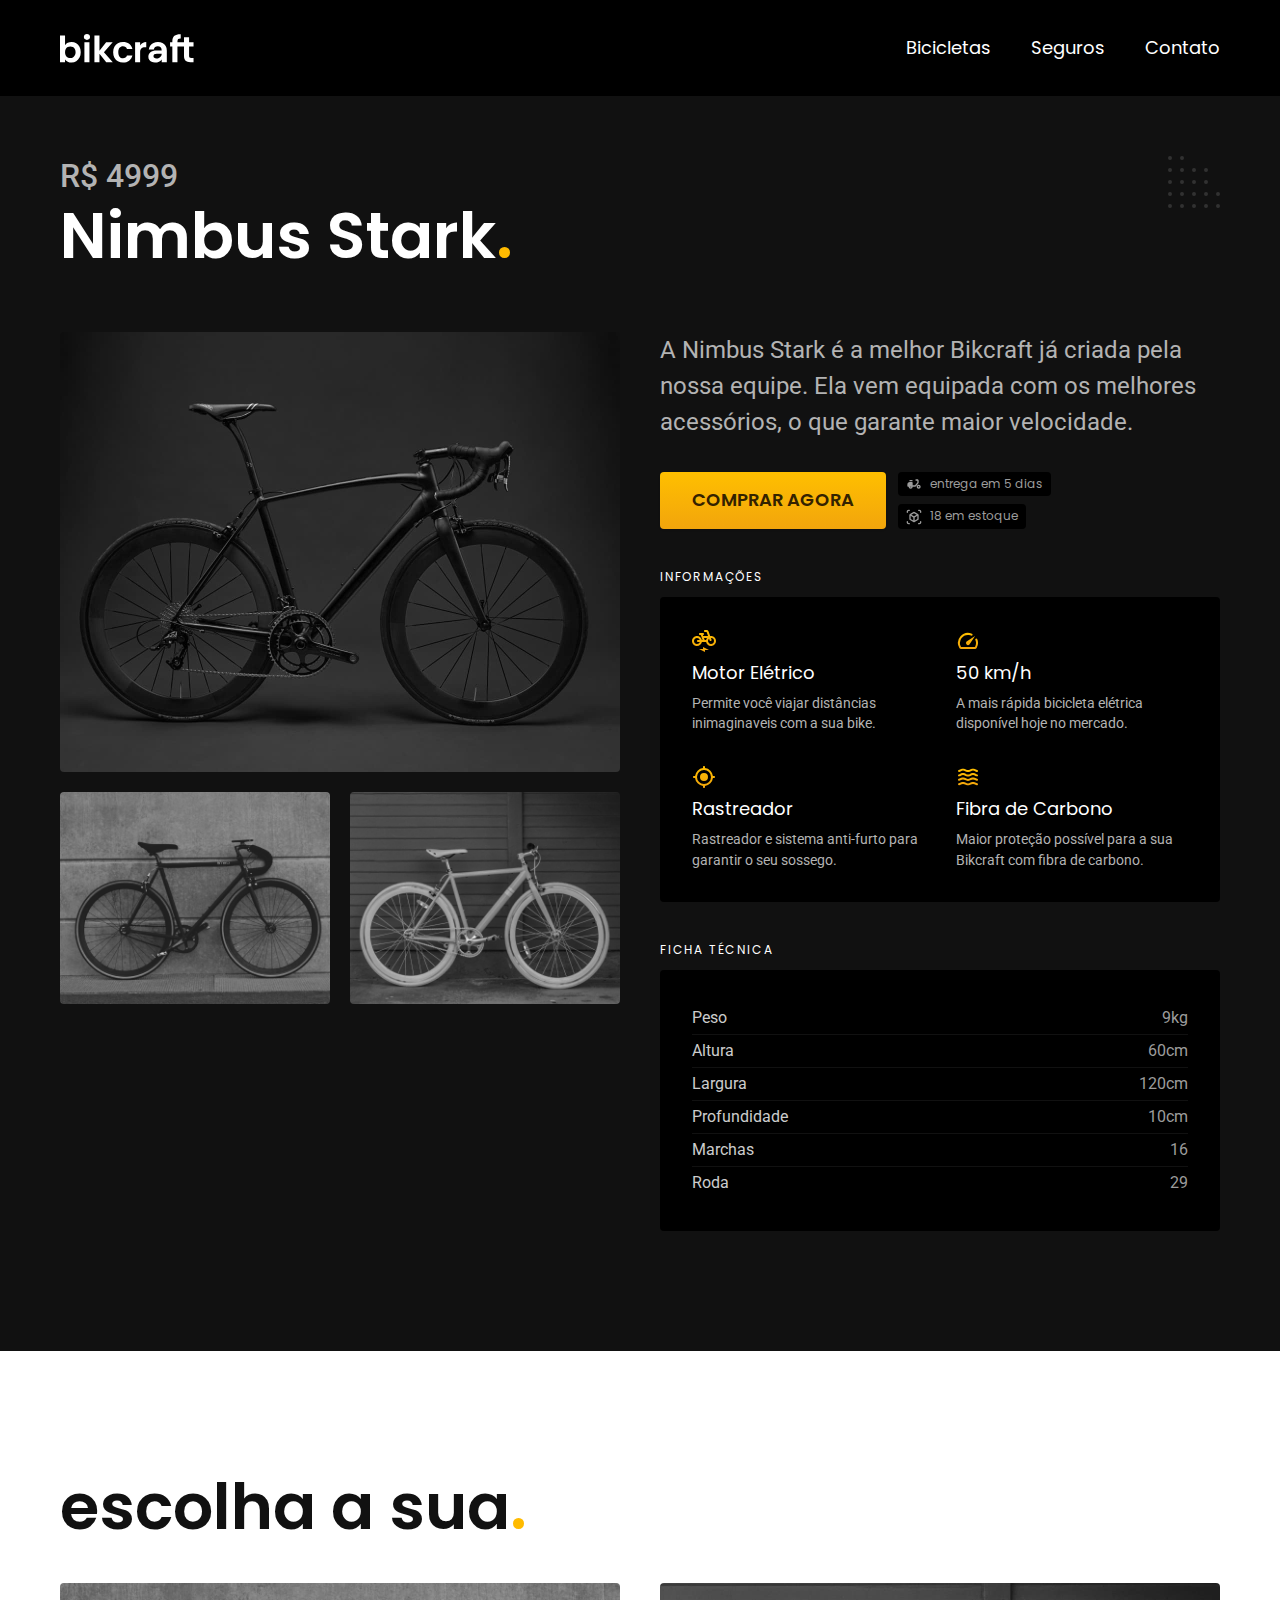
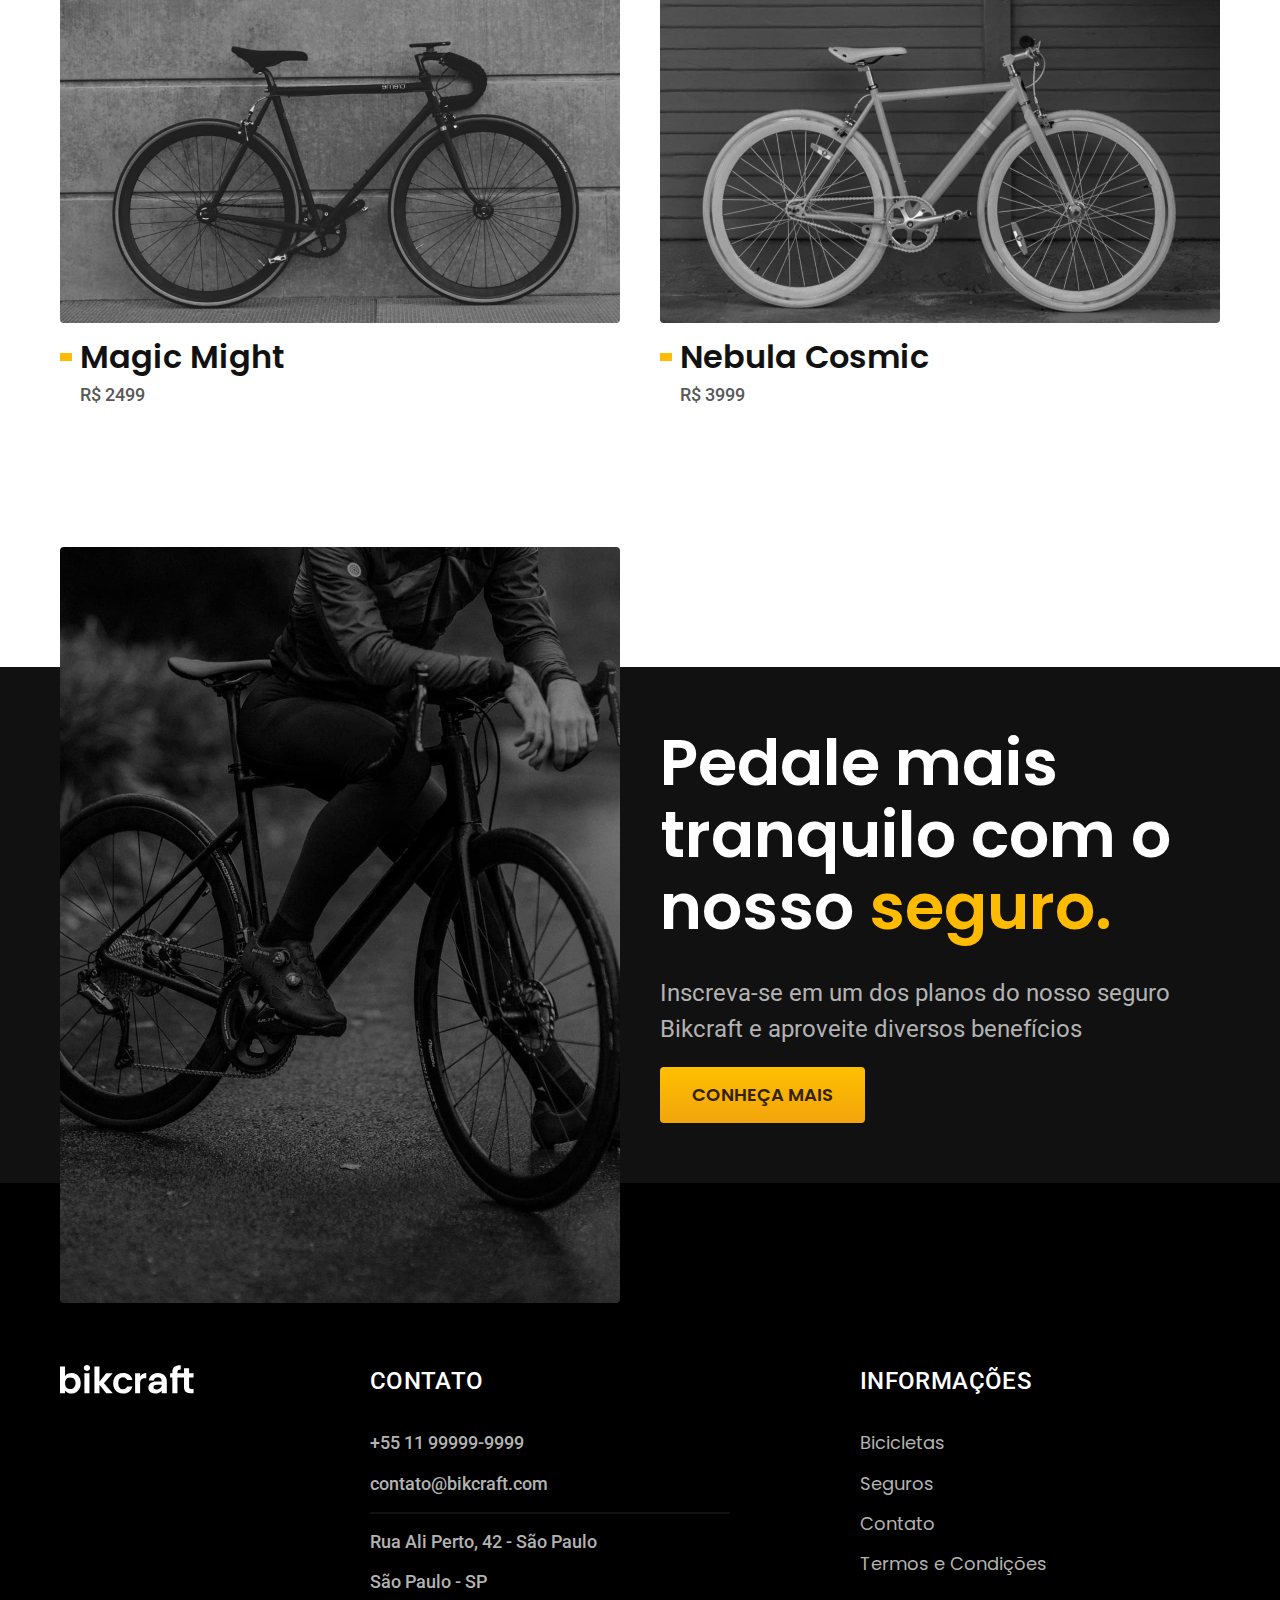
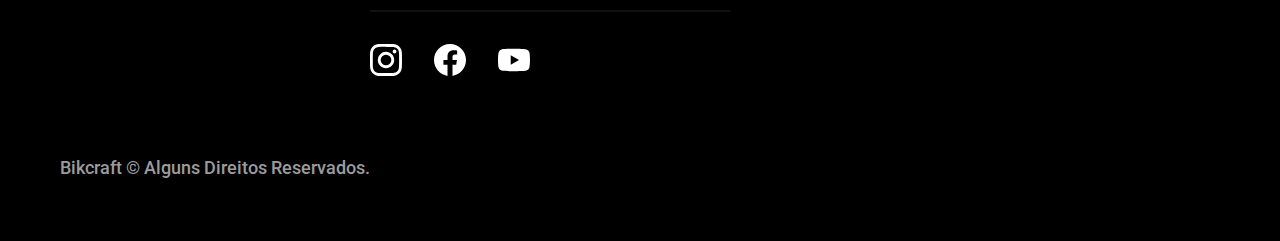
<file: bicicletas/nimbus.html>
<!DOCTYPE html>
<html lang="pt-br">

<head>
  <meta charset="UTF-8">
  <meta name="viewport" content="width=device-width, initial-scale=1.0">
  <meta name="description" content="Termos e condições.">
  <title> Nimbus Stark | Bikcraft</title>

  <link rel="icon" href="../favicon.svg" type="image/svg+xml">
  <link rel="preload" href="../CSS/style.min.css" as="style">
  <link rel="stylesheet" href="../CSS/style.min.css">

  <link rel="preconnect" href="https://fonts.googleapis.com">
  <link rel="preconnect" href="https://fonts.gstatic.com" crossorigin>
  <link href="https://fonts.googleapis.com/css2?family=Merriweather:ital,opsz,wght@1,18..144,900&family=Poppins:wght@400;500&family=Roboto:ital,wght@0,100..900;1,100..900&display=swap" rel="stylesheet">
  <script>document.documentElement.classList.add('js')</script>
</head>

<body id="bicicleta">
  <header class="header-bg">
    <div class="header container">
      <a href="../">
        <img src="../img/bikcraft.svg" alt="Bikcraft">
      </a>

      <nav aria-label="primaria">
        <ul class="header-menu font-1-m cor-0">
          <li><a href="../bicicletas.html">Bicicletas</a></li>
          <li><a href="../seguros.html">Seguros</a></li>
          <li><a href="../contato.html">Contato</a></li>
        </ul>
      </nav>
    </div>
  </header>

  <main class="titulo-bg">
    <div>
      <div class="titulo container">
        <p class="font-2-xl cor-5">R$ 4999</p>
        <h1 class="font-1-xxl cor-0">Nimbus Stark<span class="cor-p1">.</span></h1>
      </div>
    </div>
    <div class="bicicleta container">
      <div class="bicicleta-imagens">
        <img src="../img/bicicleta/nimbus1.jpg" alt="Bicicleta 1">
        <img src="../img/bicicleta/nimbus2.jpg" alt="Bicicleta 2">
        <img src="../img/bicicleta/nimbus3.jpg" alt="Bicicleta 3">
      </div>
      <div class="bicicleta-conteudo">
        <p class="font-2-l cor-5">A Nimbus Stark é a melhor Bikcraft já criada pela nossa equipe. Ela vem equipada com os melhores acessórios, o que garante maior velocidade.</p>
        <div class="bicicleta-comprar">
          <a class="botao" href="../orcamento.html?tipo=bikcraft&produto=nimbus"> Comprar Agora</a>
          <span class="font-1-xs cor-6"><img src="../img/icones/entrega.svg" alt=""> entrega em 5 dias</span>
          <span class="font-1-xs cor-6"><img src="../img/icones/estoque.svg" alt=""> 18 em estoque</span>
        </div>

        <h2 class="font-1-xs cor-0">Informações</h2>
        <ul class="bicicleta-informacoes">
          <li>
            <img src="../img/icones/eletrica.svg" alt="">
            <h3 class="font-1-m cor-0">Motor Elétrico</h3>
            <p class="font-2-xs cor-5">Permite você viajar distâncias inimaginaveis com a sua bike.</p>
          </li>
          <li>
            <img src="../img/icones/velocidade.svg" alt="">
            <h3 class="font-1-m cor-0">50 km/h</h3>
            <p class="font-2-xs cor-5">A mais rápida bicicleta elétrica disponível hoje no mercado.</p>
          </li>
          <li>
            <img src="../img/icones/rastreador.svg" alt="">
            <h3 class="font-1-m cor-0">Rastreador</h3>
            <p class="font-2-xs cor-5">Rastreador e sistema anti-furto para garantir o seu sossego.</p>
          </li>
          <li>
            <img src="../img/icones/carbono.svg" alt="">
            <h3 class="font-1-m cor-0">Fibra de Carbono</h3>
            <p class="font-2-xs cor-5">Maior proteção possível para a sua Bikcraft com fibra de carbono.</p>
          </li>
        </ul>
        <h2 class="font-1-xs cor-0">Ficha Técnica</h2>
        <ul class="bicicleta-ficha font-2-s cor-4">
          <li>Peso <span>9kg</span></li>
          <li>Altura <span>60cm</span></li>
          <li>Largura <span>120cm</span></li>
          <li>Profundidade <span>10cm</span></li>
          <li>Marchas <span>16</span></li>
          <li>Roda <span>29</span></li>
        </ul>
      </div>
    </div>
  </main>

  <article class="bicicletas-lista container">
    <h2 class="font-1-xxl">escolha a sua<span class="cor-p1">.</span></h2>

    <ul>
      <li>
        <a href="./magic.html">
          <img src="../img/bicicletas/magic.jpg" alt="Bicicleta preta">
          <h3 class="font-1-xl">Magic Might</h3>
          <span class="font-2-m cor-8">R$ 2499</span>
        </a>
      </li>

      <li>
        <a href="./nebula.html">
          <img src="../img/bicicletas/nebula.jpg" alt="Bicicleta preta">
          <h3 class="font-1-xl">Nebula Cosmic</h3>
          <span class="font-2-m cor-8">R$ 3999</span>
        </a>
      </li>
    </ul>
  </article>

  <article class="seguro-bg">
    <div class="seguro container">
      <div class="seguro-imagem">
        <img src="../img/fotos/seguros.jpg" alt="Pessoa parada em cima de uma bicicleta.">
      </div>
      <div class="seguro-conteudo">
        <h2 class="font-1-xxl cor-0">Pedale mais tranquilo com o nosso <span class="cor-p1">seguro.</span></h2>
        <p class="font-2-l cor-5">Inscreva-se em um dos planos do nosso seguro Bikcraft e aproveite diversos benefícios</p>
        <a class="botao" href="../seguros.html">Conheça Mais</a>
      </div>
    </div>
  </article>

  <footer class="footer-bg">
    <div class="footer container">
      <div>
        <img src="../img/bikcraft.svg" alt="Bikcraft">
      </div>
      <div class="footer-contato">
        <h3 class="font-2-l-b cor-0">Contato</h3>
        <ul class="font-2-m cor-5">
          <li><a href="tel:+5511999999999">+55 11 99999-9999</a></li>
          <li><a href="mailto:contato@bikcraft.com">contato@bikcraft.com</a></li>
          <li>Rua Ali Perto, 42 - São Paulo</li>
          <li>São Paulo - SP</li>
        </ul>
        <div class="footer-redes">
          <a href="../">
            <img src="../img/redes/instagram.svg" alt="Instagram">
          </a>
          <a href="../">
            <img src="../img/redes/facebook.svg" alt="Facebook">
          </a>
          <a href="../">
            <img src="../img/redes/youtube.svg" alt="Youtube">
          </a>
        </div>
      </div>
      <div class="footer-informacoes">
        <h3 class="font-2-l-b cor-0">Informações</h3>
        <nav>
          <ul class="font-1-m cor-5">
            <li><a href="../bicicletas.html">Bicicletas</a></li>
            <li><a href="../seguros.html">Seguros</a></li>
            <li><a href="../contato.html">Contato</a></li>
            <li><a href="../termos.html">Termos e Condições</a></li>
          </ul>
        </nav>
      </div>
      <p class="footer-copy font-2-m cor-6">Bikcraft © Alguns Direitos Reservados.</p>
    </div>
  </footer>
  <script src="../js/script.js"></script>
</body>

</html>
</file>
<file: CSS/style.css>
@import "./global/global.css";
@import "./global/header.css";

/* Utilidades */
@import "./utilidades/componentes.css";

/* Home */
@import "./home/introducao.css";
</file>
<file: CSS/style.min.css>
body{margin:0;font-family:Arial,Helvetica,sans-serif;color:#111}blockquote,dd,h1,h2,h3,h4,p,ul{margin:0}ul{padding:0;list-style:none}a{text-decoration:none;color:inherit}img{max-width:100%;display:block;height:auto}img[src$=".jpg"]{border-radius:4px}.font-1-xs{font:400 0.75rem/1.35 Poppins,sans-serif}.font-2-xs{font:400 0.875rem/1.43 Roboto,sans-serif}.font-1-s{font:400 1rem/1.5 Poppins,sans-serif}.font-2-s{font:400 1rem/1.5 Roboto,sans-serif}.font-1-m,.font-1-m-b{font:400 1.125rem/1.35 Poppins,sans-serif}.font-1-m-b{font-weight:600}.font-2-m{font:500 1.125rem/1.35 Roboto,sans-serif}.font-2-l,.font-2-l-b{font:400 1.5rem/1.5 Roboto,sans-serif}.font-2-l-b{font-weight:500;letter-spacing:.015em;text-transform:uppercase}.font-1-l{font:400 1.5rem/1.5 Poppins,sans-serif}.font-2-l-{font:400 0.75rem/1.35 Poppins,sans-serif}.font-1-xl{font:600 2rem/1.125 Poppins,sans-serif}.font-2-xl{font:500 2rem/1.25 Roboto,sans-serif}.font-1-xxl{font:600 4rem/1.125 Poppins,sans-serif}@media (max-width:1200px){.font-1-xxl h1{font-size:3rem}.font-2-l,.font-2-l-b{font-size:1.125rem}}@media (max-width:800px){.font-1-xxl{font-size:2rem}.font-1-xl,.font-2-xl{font-size:1.5rem}}:root{--cor-0:#ffffff;--cor-1:#f7f7f7;--cor-2:#ededed;--cor-3:#dedede;--cor-4:#cccccc;--cor-5:#b3b3b3;--cor-6:#9c9c9c;--cor-7:#707070;--cor-8:#595959;--cor-9:#404040;--cor-10:#2e2e2e;--cor-11:#111111;--cor-12:#000000;--cor-p1:#ffbb00;--cor-p2:#e5a40b;--cor-p3:#a66e00;--cor-p4:#664400;--cor-p5:#332200}.cor-0{color:var(--cor-0)}.cor-1{color:var(--cor-1)}.cor-2{color:var(--cor-2)}.cor-3{color:var(--cor-3)}.cor-4{color:var(--cor-4)}.cor-5{color:var(--cor-5)}.cor-6{color:var(--cor-6)}.cor-7{color:var(--cor-7)}.cor-8{color:var(--cor-8)}.cor-9{color:var(--cor-9)}.cor-10{color:var(--cor-10)}.cor-11{color:var(--cor-11)}.cor-12{color:var(--cor-12)}.cor-p1{color:var(--cor-p1)}.cor-p2{color:var(--cor-p2)}.cor-p3{color:var(--cor-p3)}.cor-p4{color:var(--cor-p4)}.cor-p5{color:var(--cor-p5)}.header-bg{background-color:var(--cor-12)}.header{display:flex;flex-wrap:wrap;gap:20px;justify-content:space-between;align-items:center;padding-top:20px;padding-bottom:20px}.header-menu{display:flex;flex-wrap:wrap;gap:40px}.header-menu a{display:inline-block;padding:16px 0;position:relative}.header-menu a:after{content:"";display:block;height:2px;width:0%;background:var(--cor-0);margin-top:4px;transition:.3s;position:absolute}.header-menu a.ativo::after,.header-menu a:hover:after{width:100%}@media (max-width:800px){.header-menu{gap:20px}.header-menu a{background:var(--cor-11);padding:12px 16px;border-radius:4px}.header-menu a:hover{background-color:var(--cor-10)}.header a:after{display:none}}@media (max-width:600px){.header-menu{gap:12px}.header-menu a{padding:8px 12px;font-size:14px}}.footer-bg{background-color:var(--cor-12)}.footer{display:grid;grid-template-columns:1.5fr 2.5fr 2fr;gap:40px;padding-top:60px;padding-bottom:60px}.footer h3{margin-bottom:32px}.footer-contato ul{margin-bottom:32px}.footer-contato li:nth-child(2n):after{content:"";display:block;max-width:360px;height:2px;background:var(--cor-11);margin-top:16px}.footer li{margin-bottom:16px}.footer-redes{display:flex;gap:32px}.footer a:hover{color:var(--cor-0)}.footer-copy{grid-column:1/-1;margin-top:40px}@media (max-width:800px){.footer>img{display:none}.footer{grid-template-columns:1fr 1fr}}@media (max-width:600px){.footer{grid-template-columns:1fr;gap:60px}.footer-copy{margin-top:0}}.container{box-sizing:border-box;max-width:1200px;padding-left:20px;padding-right:20px;margin-left:auto;margin-right:auto}.botao{display:inline-block;padding:16px 32px;background:linear-gradient(#ffbf00,#f2a50c);border-radius:4px;box-shadow:0 1px 2px rgba(0,0,0,.1);text-transform:uppercase;color:var(--cor-p5);font:600 1.125rem/1.35 Poppins,sans-serif;max-width:max-content;border:none;cursor:pointer}.botao:hover{background:linear-gradient(#ffb60d,#e59317)}.botao.secundario{background:var(--cor-10);color:var(--cor-2)}.botao.secundario:hover{background:var(--cor-9)}.botao.seta{display:flex;align-items:center}.botao.seta::after{content:"";display:inline-block;width:18px;height:10px;margin-left:12px;background:url("../img/icones/seta.svg");transition:transform .2s}.botao.seta:hover::after{transform:translateX(4px)}@media (max-width:600px){.botao{padding:12px 16px;font-size:1rem}}.link{display:inline-block;color:var(--cor-p1);font:500 1.5rem/1.5 Poppins,sans-serif;text-transform:uppercase}.link::after{content:"";display:block;width:100%;height:4px;background-color:currentColor}.link:hover{color:var(--cor-0)}.titulo-bg{padding-top:60px;padding-bottom:60px;background-color:var(--cor-11)}.titulo{background:url("../img/dec/top-right.svg") no-repeat top right 20px}.titulo p{margin-bottom:4px}@media (max-width:800px){.titulo-bg{padding-top:40px;padding-bottom:40px}.titulo p{font-size:1rem;text-transform:lowercase;font-weight:400}}.form{display:grid;grid-template-columns:1fr 1fr;gap:20px}.form label{display:block;font:400 1rem/1.5 Poppins,sans-serif;margin-bottom:4px}.form .col-2{grid-column:span 2}.form input[type=email],.form input[type=text],.form textarea{font:400 1rem/1.5 Roboto,sans-serif;background:var(--cor-1);border:1px solid var(--cor-2);padding:12px;border-radius:4px;width:100%;box-sizing:border-box}.form input[type=email]:focus,.form input[type=text]:focus,.form textarea:focus{outline:0;border-color:var(--cor-p1);background:var(--cor-0);box-shadow:0 0 0 2px #fea;transition:.4s}@media (max-width:600px){.form{grid-template-columns:1fr}.form .col-2{grid-column:1}}.introducao-bg{background:var(--cor-12) url("../img/dec/bottom-left.svg") no-repeat bottom 160px left 20px;box-shadow:inset 0 -120px #fff}.introducao{display:grid;grid-template-columns:1fr 1fr;gap:0 40px}.introducao-conteudo{align-self:end;padding-bottom:200px}.introducao img{width:100%;height:100%;object-fit:cover;border-radius:4px}.introducao h1{margin-bottom:32px}.introducao p{margin-bottom:20px}@media (max-width:800px){.introducao-bg{background:#111;padding-top:40px;box-shadow:inset 0 -60px #fff}.introducao{grid-template-columns:1fr;gap:32px}.introducao-conteudo{padding-bottom:0}.introducao h1{margin-bottom:16px}.introducao img{height:300px;width:100%}}.tecnologia-bg{background-color:var(--cor-11);box-shadow:inset 0 80px var(--cor-0),inset 0 -80px var(--cor-0)}.tecnologia{display:grid;grid-template-columns:1fr 1fr;gap:40px}.tecnologia-imagem img{width:100%;height:100%;object-fit:cover;object-position:left}.tecnologia-conteudo{padding-top:160px;padding-bottom:160px}.tecnologia-conteudo>span{display:block;margin-bottom:20px}.tecnologia-conteudo h2{margin-bottom:32px}.tecnologia-conteudo>p{margin-bottom:20px}.tecnologia a{margin-bottom:80px}.tecnologia-vantagens{display:flex;gap:40px}.tecnologia-vantagens h3{margin-bottom:8px;width:max-content}.tecnologia-vantagens img{width:24px;margin-bottom:8px}@media (max-width:800px){.tecnologia-bg{box-shadow:initial}.tecnologia{grid-template-columns:1fr}.tecnologia-conteudo{padding-top:60px;padding-bottom:60px}.tecnologia-imagem{display:none}.tecnologia a{margin-bottom:60px}}@media (max-width:600px){.tecnologia-vantagens{flex-direction:column}}.parceiros{padding-top:60px;padding-bottom:120px}.parceiros h2{margin-bottom:60px}.parceiros ul{padding:0 20px;max-width:1400px;display:grid;grid-template-columns:repeat(4,1fr);margin:0 auto}.parceiros li{display:flex;padding:32px;border-left:2px solid var(--cor-2)}.parceiros img{margin:auto}.parceiros li:first-child,.parceiros li:nth-child(5){border-left:none}.parceiros li:nth-child(n+5){border-top:2px solid var(--cor-2)}@media (max-width:800px){.parceiros{padding-bottom:60px}.parceiros li{display:flex;padding:20px}.parceiros h2{margin-bottom:20px}.parceiros ul{grid-template-columns:repeat(2,1fr)}.parceiros li:nth-child(n+3){border-top:2px solid var(--cor-2)}.parceiros li:nth-child(odd){border-left:none}}.depoimento{display:grid;grid-template-columns:1fr 1fr;background-color:var(--cor-p1);overflow:hidden}.depoimento img{height:100%;width:100%;object-fit:cover;border-radius:0}.depoimento-conteudo{padding:40px 40px 80px 80px;align-self:end;background:url("../img/dec/bottom-right-p.svg") no-repeat bottom 40px right 40px}.depoimento-conteudo p{max-width:32ch;font-family:Merriweather,serif;font-style:italic;font-weight:900;margin-bottom:32px;position:relative}.depoimento p::after,.depoimento p::before{font-size:5rem;color:var(--cor-p2);position:absolute}.depoimento p::before{content:"“";left:-50px;top:-20px}.depoimento p::after{content:"”"}@media (min-width:1200px){.depoimento img{max-height:520px}}@media (max-width:800px){.depoimento{grid-template-columns:1fr;text-align:center}.depoimento img{max-height:200px}.depoimento-conteudo{padding:40px 20px;justify-self:center}}.bicicletas-lista{padding-top:120px;padding-bottom:120px}.bicicletas-lista h2{margin-bottom:40px}.bicicletas-lista ul{display:flex;gap:40px;padding:0 20px 20px 20px;max-width:1400px;margin-left:auto;margin-right:auto;overflow-x:auto;-webkit-overflow-scrolling:touch}#bicicleta .bicicletas-lista ul{padding:0 0 20px 0}.bicicletas-lista li{flex:1;min-height:280px}.bicicletas-lista a{display:block}.bicicletas-lista img{margin-bottom:16px}.bicicletas-lista h3{margin-bottom:8px;display:flex;align-items:center}.bicicletas-lista h3::before{content:"";display:inline-block;height:8px;width:12px;margin-right:8px;background-color:var(--cor-p1);transition:width .2s}.bicicletas-lista a:hover h3::before{width:24px}.bicicletas-lista li span{padding-left:20px}@media (max-width:800px){.bicicletas-lista{padding-bottom:60px}.bicicletas-lista ul{gap:20px}}.bicicletas-bg{background:linear-gradient(to right,var(--cor-0) 20%,var(--cor-11) 0)}.bicicletas{display:grid;grid-template-columns:1fr 1fr;gap:40px;padding-top:60px;padding-bottom:60px;background:url("../img/dec/top-right.svg") no-repeat top 40px right 20px}.bicicletas-imagem{display:grid}.bicicletas-imagem img{grid-area:1/1}.bicicletas-imagem span{place-self:start end;grid-area:1/1;margin-top:20px;border-radius:4px 0 0 4px;display:inline-block;background:var(--cor-12);padding:8px 16px 8px 8px}.bicicletas-conteudo{display:grid;grid-template-columns:1fr auto;align-content:start}.bicicletas h2,.bicicletas p{grid-column:1/-1}.bicicletas h2{margin-bottom:20px}.bicicletas h2::before{content:"";display:block;width:12px;height:8px;background-color:var(--cor-p1);margin-bottom:8px}.bicicletas p{margin-bottom:32px}.bicicletas a{place-self:end}.bicicletas li{display:flex;align-items:center}.bicicletas ul{display:grid;gap:16px}.bicicletas-conteudo img{width:24px;margin-right:8px}@media (max-width:800px){.bicicletas-bg{background:var(--cor-11)}.bicicletas{grid-template-columns:1fr;gap:20px;padding-top:40px;padding-bottom:40px}}@media (max-width:600px){.bicicletas-conteudo{grid-template-columns:1fr}.bicicletas ul{font-size:1rem;grid-template-columns:1fr 1fr;margin-bottom:32px}.bicicletas a{place-self:start}}.bicicleta{display:grid;grid-template-columns:1fr 1fr;align-items:start;gap:40px;padding-top:60px;padding-bottom:60px}#bicicleta .titulo p{text-transform:uppercase}.bicicleta-imagens{display:flex;flex-wrap:wrap;gap:20px}.bicicleta-imagens img{flex:1;min-width:200px}.bicicleta-imagens img:first-child{min-width:100%}.bicicleta-conteudo>p{margin-bottom:32px}.bicicleta-comprar{display:grid;grid-template-columns:max-content auto;align-items:center;justify-items:start;gap:8px 12px;margin-bottom:40px}.bicicleta-comprar a{grid-row:span 2}.bicicleta-comprar span{display:flex;align-items:center;background-color:var(--cor-12);padding:4px 8px;border-radius:4px;gap:8px}.bicicleta-conteudo h2{text-transform:uppercase;letter-spacing:.15em;margin-bottom:12px}.bicicleta-ficha,.bicicleta-informacoes{padding:32px;background-color:var(--cor-12);border-radius:4px}.bicicleta-informacoes{margin-bottom:40px;display:grid;grid-template-columns:1fr 1fr;gap:32px}.bicicleta-informacoes img{width:24px;margin-bottom:8px}.bicicleta-informacoes h3{margin-bottom:8px}.bicicleta-ficha li{padding:4px 0;display:flex;justify-content:space-between;border-bottom:1px solid var(--cor-11)}.bicicleta-ficha li:last-child{border-bottom:none}.bicicleta-ficha span{color:var(--cor-6)}@media (max-width:800px){.bicicleta{grid-template-columns:1fr;padding-top:40px;padding-bottom:40px}.bicicleta-imagens{grid-row:2}}@media (max-width:400px){.bicicleta-informacoes{grid-template-columns:1fr}.bicicleta-comprar{grid-template-columns:1fr}}.seguro-bg{background-color:var(--cor-11);box-shadow:inset 0 120px var(--cor-0),inset 0 -120px var(--cor-12)}.seguro{display:grid;grid-template-columns:1fr 1fr;gap:40px}.seguro-imagem img{width:100%;height:100%;object-fit:cover}.seguro-conteudo{padding-top:180px;padding-bottom:180px}.seguro h2{margin-bottom:32px}.seguro p{margin-bottom:20px}@media (max-width:800px){.seguro-bg{box-shadow:inset 0 -60px var(--cor-12)}.seguro{grid-template-columns:1fr}.seguro-conteudo{grid-row:1;padding-top:40px;padding-bottom:0}}.seguros-bg{background:var(--cor-11)}.seguros{padding-top:60px;padding-bottom:60px;display:grid;grid-template-columns:1fr 1fr;gap:40px;align-items:center}#seguros .seguros{padding-top:0}.seguros h2{grid-column:1/-1}.seguros-item{background-color:var(--cor-12);padding:32px 32px 32px 60px;display:grid;grid-template-columns:1fr auto;border-radius:4px}.seguros-item h3{margin-bottom:40px}.seguros-item span{grid-column:2;display:block;text-align:right}.seguros-item ul{grid-column:1/-1;margin-bottom:32px}.seguros-item li{display:flex;align-items:center;position:relative}.seguros-item li+li{margin-top:20px}.seguros-item li::before{content:"";display:block;width:13px;height:9px;background-image:url("../img/icones/lista.svg");position:absolute;left:-21px}.seguros-item a{grid-column:1/-1}@media (max-width:800px){.seguros{grid-template-columns:1fr}}.vantagens-bg{background-color:var(--cor-12)}.vantagens{padding-top:120px;padding-bottom:120px}.vantagens h2{margin-bottom:60px}.vantagens ul{display:grid;grid-template-columns:repeat(auto-fit,minmax(280px,max-content));gap:40px 80px}.vantagens h3,.vantagens img{margin-bottom:8px}@media (max-width:800px){.vantagens{padding-top:60px;padding-bottom:60px}.vantagens h2{margin-bottom:40px}.vantagens ul{gap:20px}}.perguntas{padding-top:120px;padding-bottom:120px}.perguntas h2{margin-bottom:60px}.perguntas dl>div{padding:20px;border-radius:4px}.perguntas dl>div:nth-child(odd){background-color:var(--cor-1)}.perguntas button{display:grid;grid-template-columns:auto 1fr auto;align-items:center;gap:8px;cursor:pointer;border:none;background:0 0;width:100%;text-align:left}.perguntas button::before{content:"";display:inline-block;width:12px;height:8px;background-color:var(--cor-p1)}.perguntas button::after{content:"";display:inline-block;width:14px;height:6px;background:url("../img/icones/seta-abrir.svg");transition:.3s}.perguntas button:hover::after,.perguntas button[aria-expanded=true]::after{transform:rotate(180deg)}.js .perguntas dd{display:none}.js .perguntas dd.ativa{display:block}.perguntas dd{padding-left:20px;padding-top:16px;max-width:180ch}@media (max-width:800px){.perguntas{padding-top:60px;padding-bottom:60px}.perguntas h2{margin-bottom:40px}}#contato{background:linear-gradient(var(--cor-11) 600px,var(--cor-1) 0)}.contato{display:grid;grid-template-columns:5fr 7fr}.contato-dados,.contato-formulario{padding:60px;box-shadow:0 1px 2px rgba(0,0,0,.1)}.contato-dados{border-radius:5px 0 0 5px;background:var(--cor-12) url("../img/dec/bottom-left.svg") no-repeat bottom 20px left 20px}.contato-formulario{border-radius:0 5px 5px 0;background:var(--cor-0) url("../img/dec/bottom-right.svg") no-repeat bottom 20px right 20px}.contato-dados h2{margin-bottom:60px}.contato-endereco{margin-bottom:32px;padding-left:28px;background:url("../img/icones/local.svg") no-repeat 0 2px}.contato-endereco p{margin-bottom:8px}.contato-meios a{display:block;max-width:max-content;margin-bottom:8px;padding-left:28px}.contato-meios a:hover{color:var(--cor-0)}.contato-meios a:first-child{background:url("../img/icones/email.svg") no-repeat 0 2px}.contato-meios a:nth-child(2){margin-bottom:32px}.contato-meios a:nth-child(3){background:url("../img/icones/telefone.svg") no-repeat 0 2px;margin-bottom:60px}.contato-redes{display:flex;gap:32px;padding-left:28px}@media (max-width:800px){.contato{grid-template-columns:1fr}.contato-dados,.contato-formulario{padding:20px}.contato-dados{border-radius:5px 5px 0 0;background:var(--cor-12)}.contato-formulario{border-radius:0 0 5px 5px}.contato-dados h2,.contato-meios a:nth-child(3){margin-bottom:32px}.contato-redes{margin-bottom:12px}}.lojas{display:grid;grid-template-columns:1fr 1fr;gap:40px;padding-top:120px;padding-bottom:120px}.lojas h2{grid-column:1/-1;margin-bottom:60px}.lojas img{border-radius:4px 4px 0 0}.lojas-item{border-radius:4px;background:var(--cor-0);box-shadow:0 1px 2px rgba(0,0,0,.1)}.lojas-conteudo{display:grid;grid-template-columns:1fr 1fr;gap:32px 16px;padding:32px}.lojas-conteudo h3,.lojas-tempo{grid-column:1/-1}.lojas-dados{display:grid;gap:8px;border-left:2px solid var(--cor-2);padding-left:12px}.lojas-tempo{display:flex;align-items:center;gap:8px}@media (max-width:800px){.lojas{gap:20px;padding-top:60px;padding-bottom:60px}.lojas h2{margin-bottom:32px}.lojas-conteudo{grid-template-columns:1fr}}@media (max-width:600px){.lojas{grid-template-columns:1fr}}#orcamento{background:linear-gradient(var(--cor-11) 600px,var(--cor-1) 0)}.orcamento{display:grid;grid-template-columns:5fr 7fr;padding-bottom:120px}.orcamento h2{text-transform:uppercase;position:relative;display:flex;align-items:center}.orcamento h2::before{content:"";display:inline-block;width:4px;height:8px;background-color:var(--cor-p1);position:absolute;left:-12px}.orcamento-dados,.orcamento-produto{padding:60px;box-shadow:0 1px 2px rgba(0,0,0,.1)}.orcamento-produto{border-radius:5px 0 0 5px;background:var(--cor-12);display:grid;grid-template-columns:1fr 1fr;gap:20px;align-content:start}.orcamento-produto>*{grid-column:1/-1}.orcamento-produto>label{grid-column:initial}.orcamento-produto label{font:400 1rem/1.5 Poppins,sans-serif;color:var(--cor-4);background-color:var(--cor-10);padding:12px 16px;border-radius:4px;cursor:pointer;display:grid;grid-template-columns:auto 1fr auto;align-items:center;border:1px solid var(--cor-10);transition:.3s}.orcamento-produto input:checked+label{background:var(--cor-0);color:var(--cor-11)}.orcamento-produto label::before{content:"";display:inline-block;box-sizing:border-box;width:12px;height:12px;border:1px solid var(--cor-6);border-radius:50%;margin-right:8px}.orcamento-produto input:checked+label::before{border-color:var(--cor-7);box-shadow:inset 0 0 0 3px var(--cor-0),inset 0 0 0 6px var(--cor-7)}.orcamento-produto label:hover{background-color:var(--cor-9);border-color:var(--cor-9)}.orcamento-produto input:focus+label{box-shadow:0 0 0 2px var(--cor-p1);border-color:var(--cor-12)}.orcamento-produto label span{display:none}.orcamento-produto input:checked+label span{display:inline-block}.orcamento-produto input{opacity:0;position:absolute;pointer-events:none}.orcamento-dados{border-radius:0 5px 5px 0;background:var(--cor-0)}.orcamento-conteudo{display:none}.orcamento-conteudo h2,.orcamento-dados h2:nth-of-type(n+2){margin-top:20px}#bikcraft:checked~#orcamento-bikcraft,#seguro:checked~#orcamento-seguro{display:grid;gap:20px}.orcamento-detalhes{display:none;background:var(--cor-0);padding:20px;grid-template-columns:1fr 1fr;border-radius:4px;align-items:center}.orcamento-detalhes li{display:flex;align-items:center;margin-bottom:8px}.orcamento-detalhes li img{width:16px;margin-right:8px}.orcamento-produto input:checked+label+.orcamento-detalhes{display:grid}@media (max-width:1200px){.orcamento-dados,.orcamento-produto{padding:32px}}@media (max-width:800px){.orcamento{grid-template-columns:1fr}.orcamento-produto{border-radius:5px 5px 0 0}.orcamento-dados{border-radius:0 0 5px 5px}}@media (max-width:400px){.orcamento-produto{grid-template-columns:1fr}}.termos{padding-top:80px;padding-bottom:80px}.termos h2{font-weight:600;margin-bottom:20px}.termos p+h2{margin-top:40px}.termos p{margin-bottom:24px;max-width:75ch}.js .fadeInDown{transform:translate3d(0,-20px,0)}.js .fadeInUp{transform:translate3d(0,20px,0)}.js .fadeInRight{transform:translate3d(20px,0,0)}.js .fadeInLeft{transform:translate3d(-20px,0,0)}.js [data-anime]{opacity:0}.js .anime{opacity:1;transform:none;transition:transform .8s,opacity .8s}
</file>
